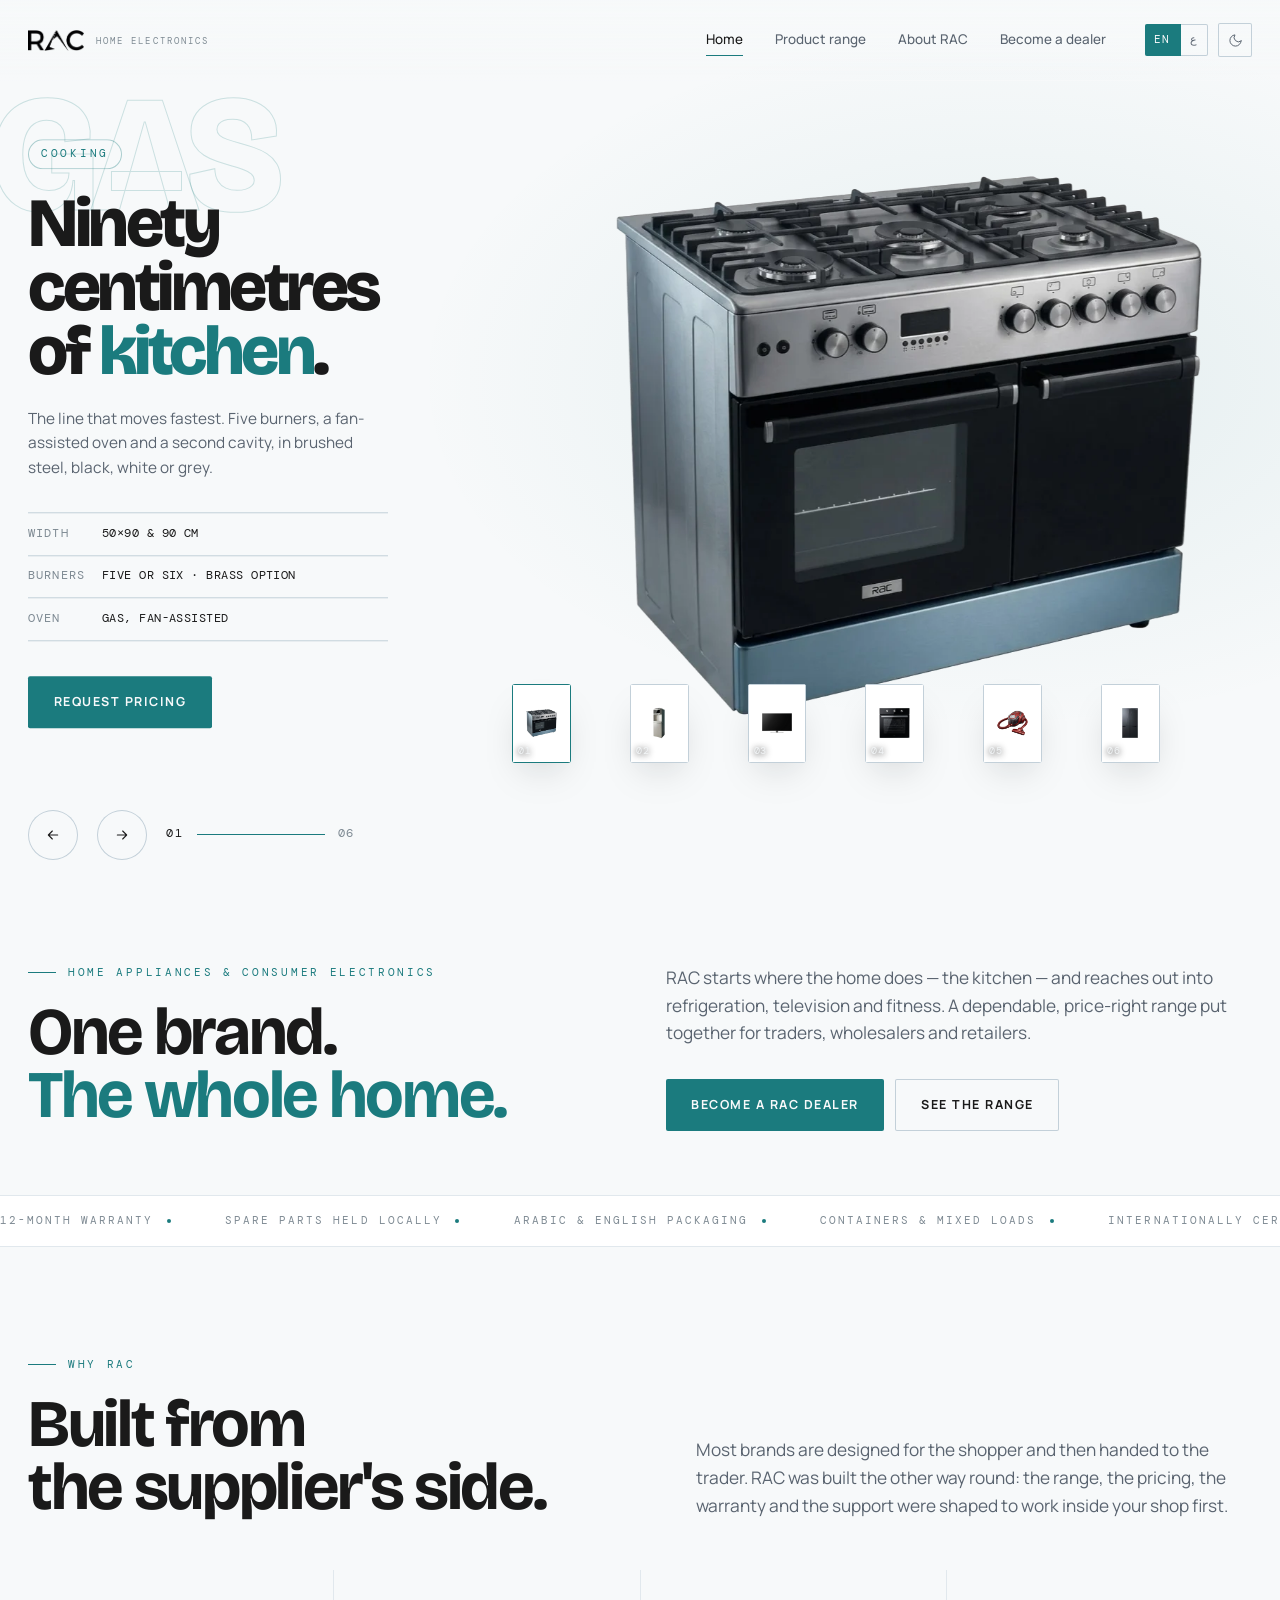
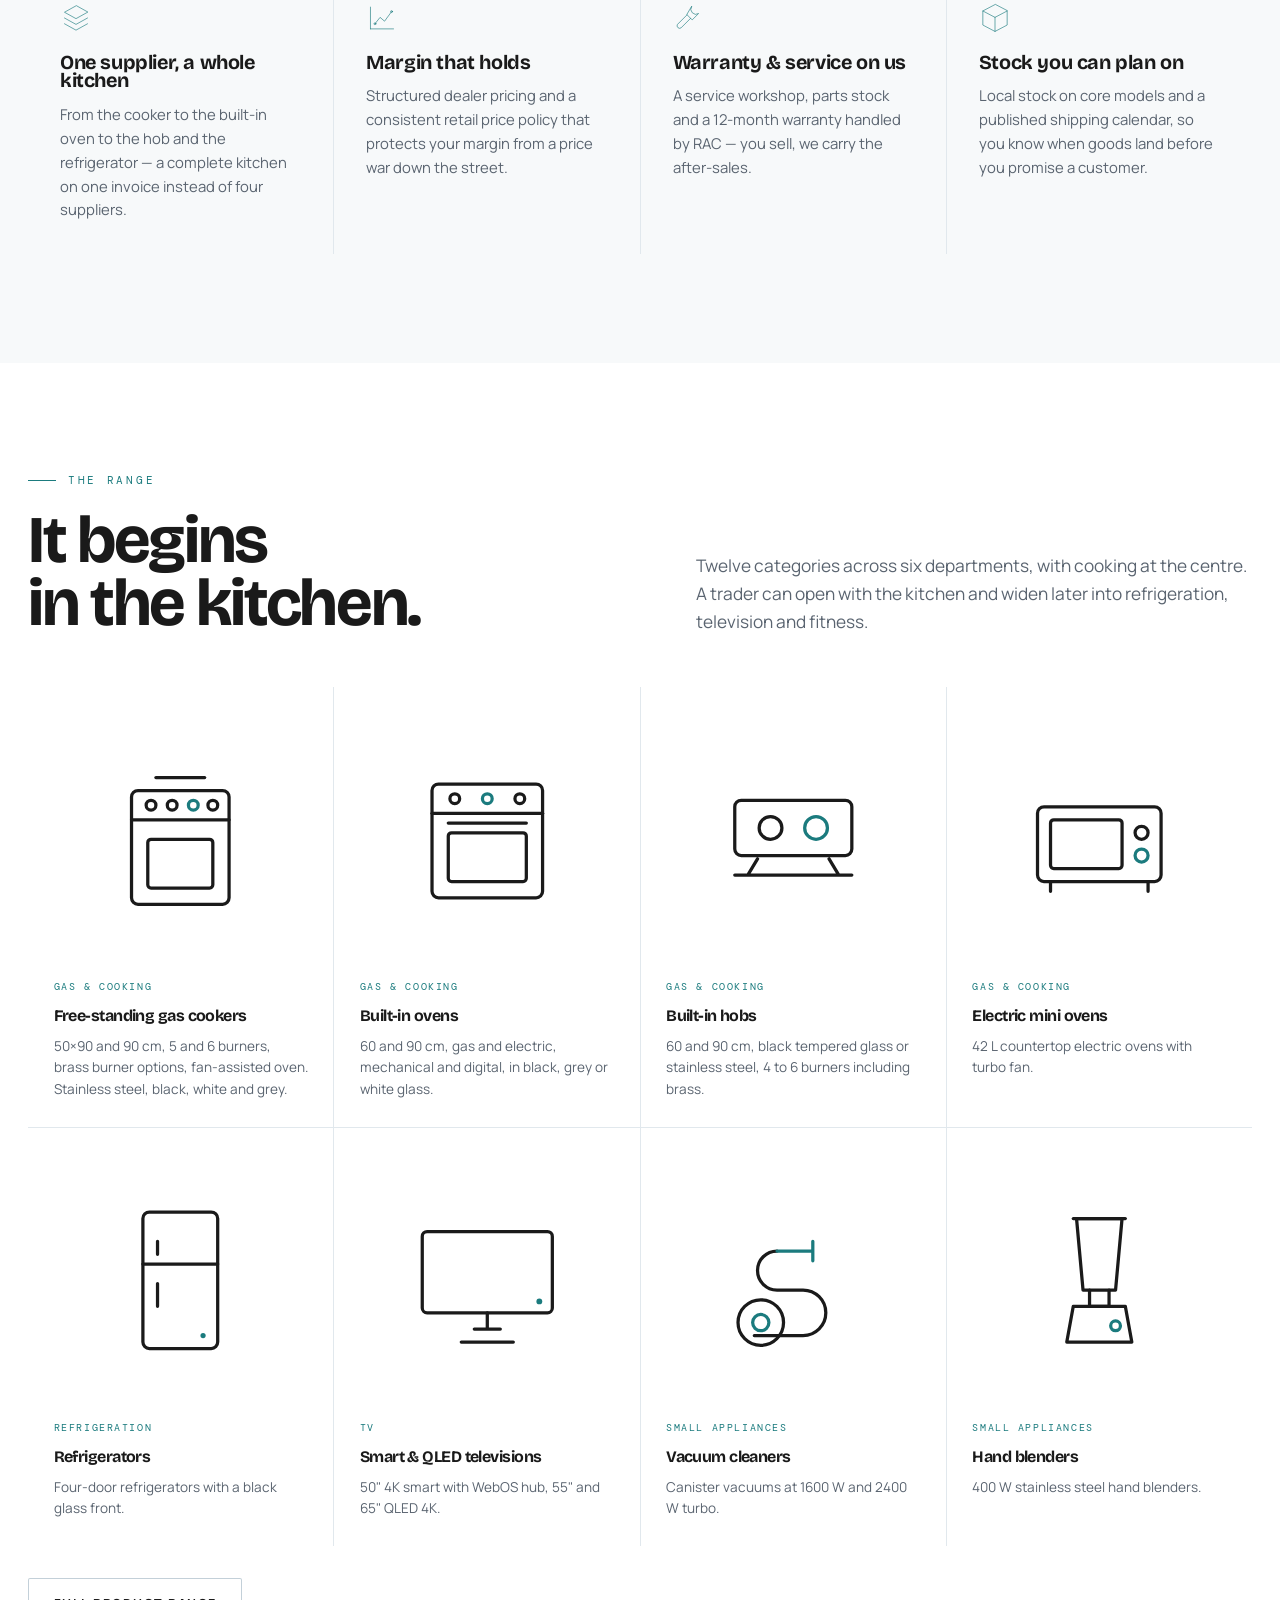
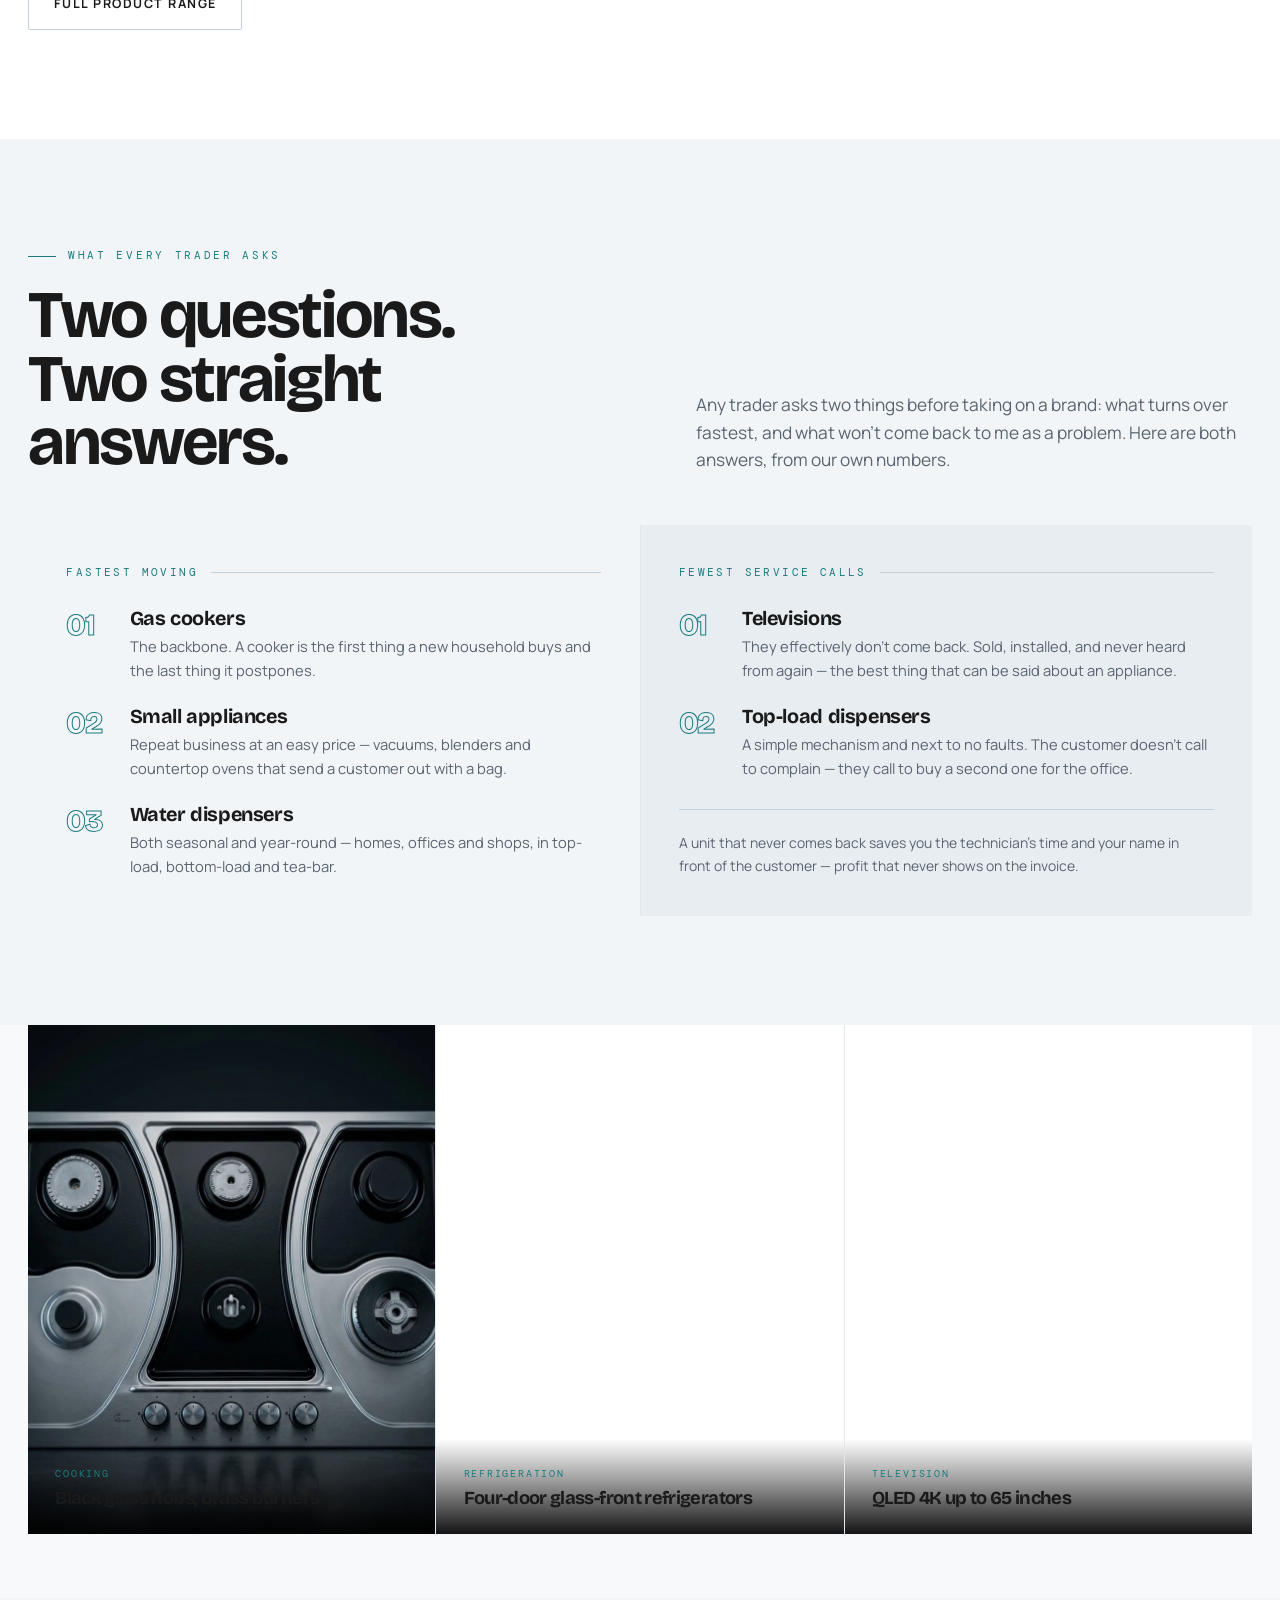
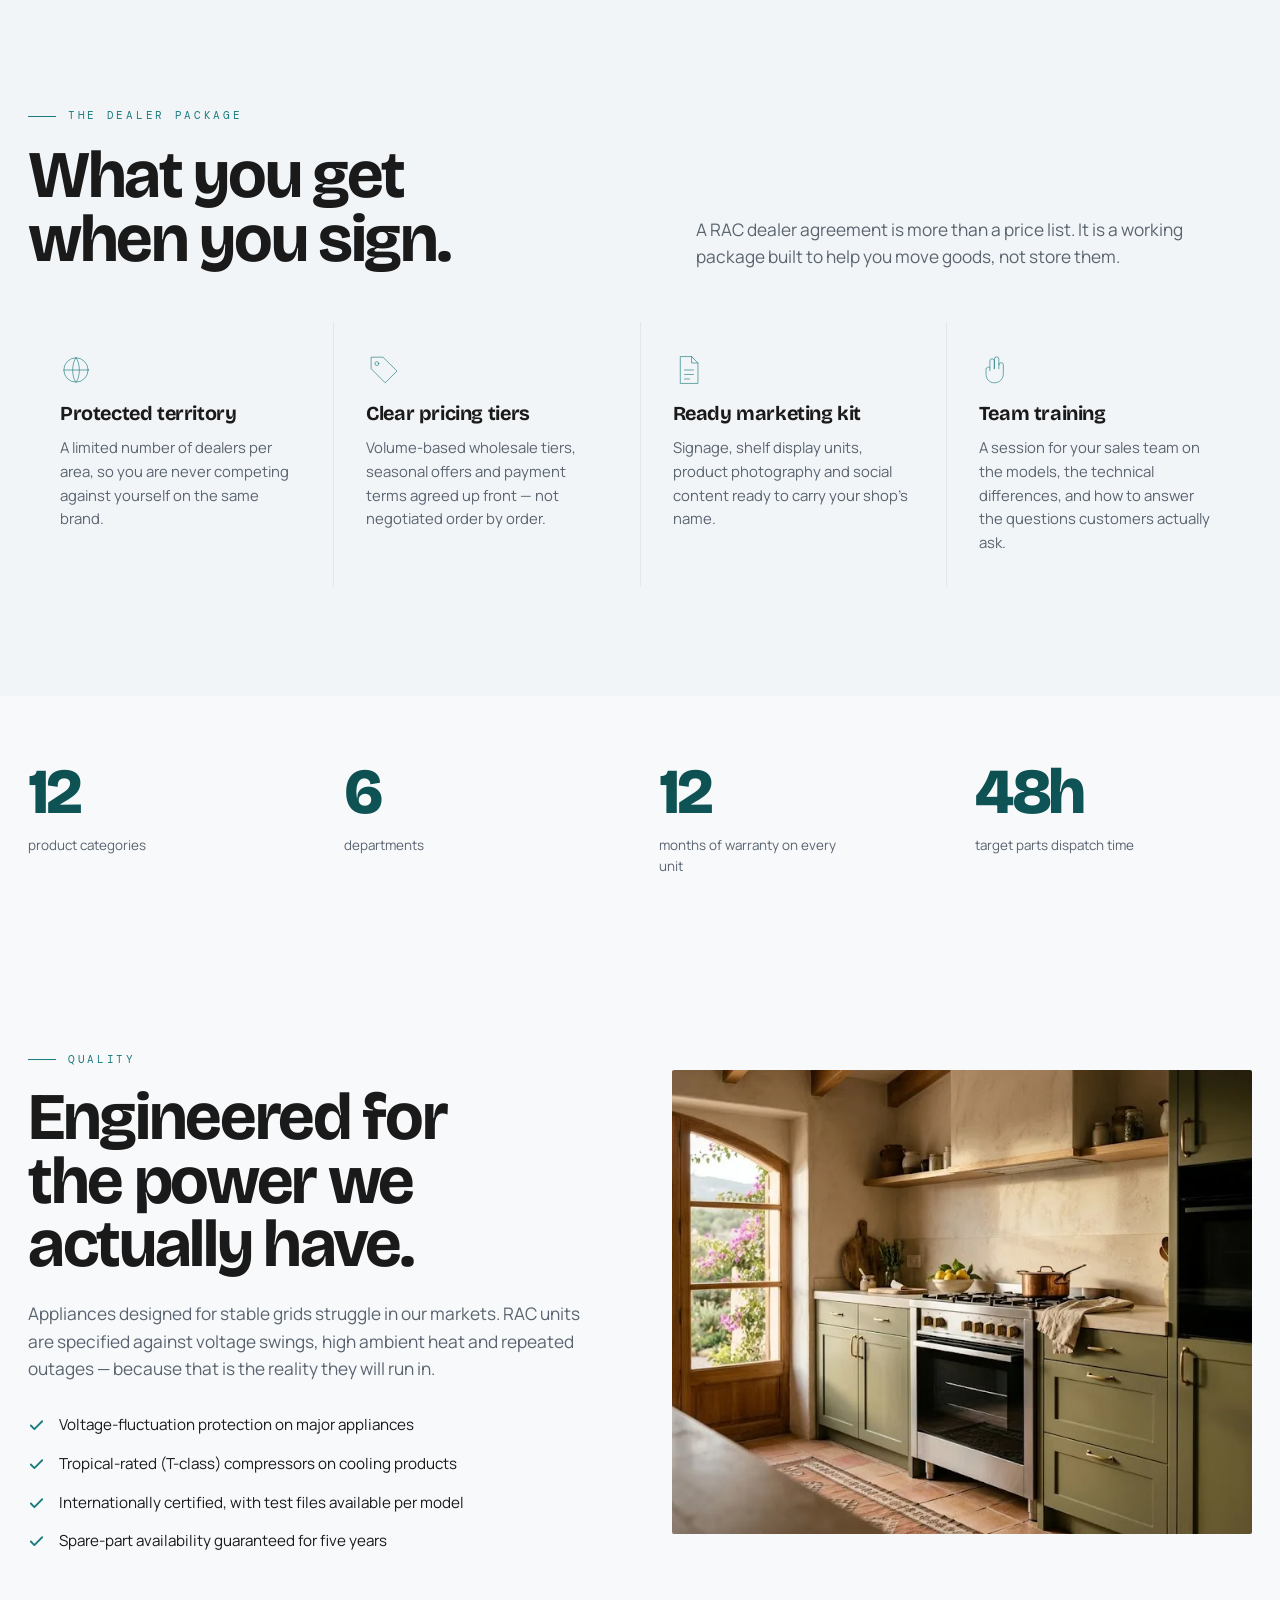
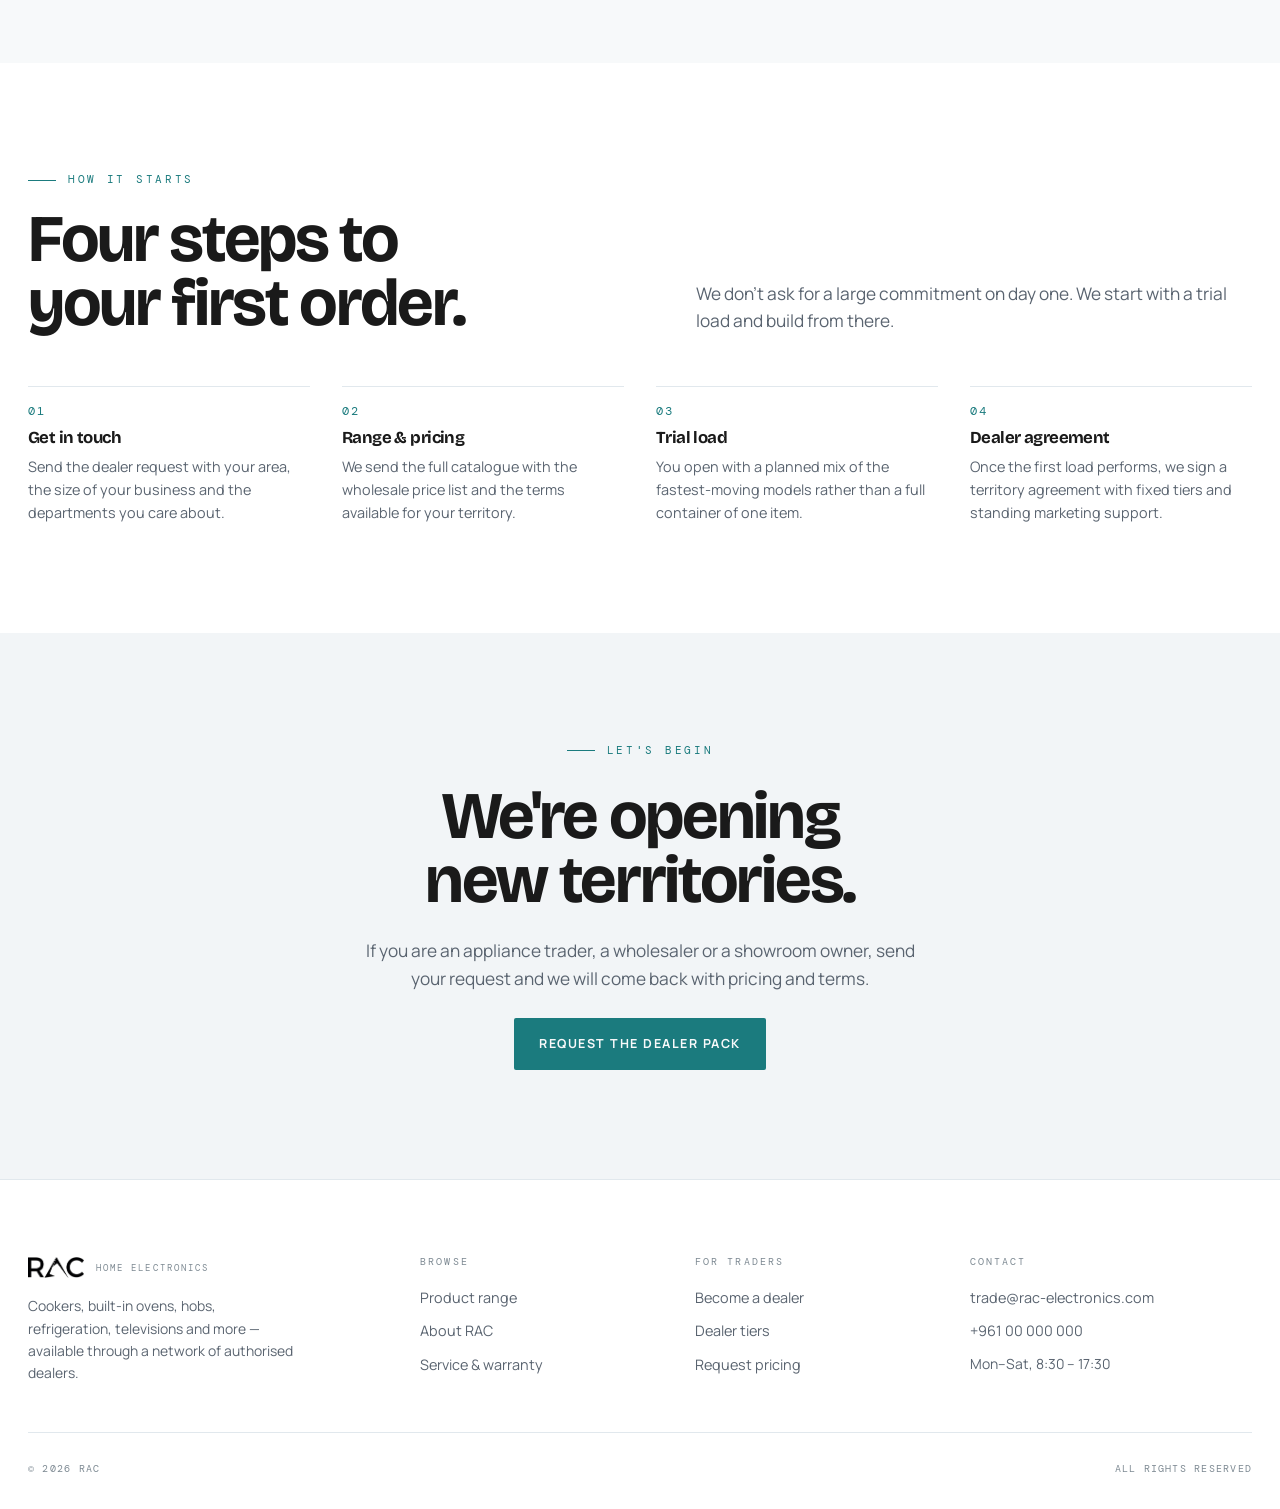
<file: index.html>
<!doctype html>
<html lang="en" dir="ltr" data-theme="light">
<head>
<meta charset="utf-8">
<meta name="viewport" content="width=device-width,initial-scale=1">
<title>RAC — Home Appliances & Electronics</title>
<meta name="description" content="RAC is a full-range home appliance and consumer electronics brand. Distribution and dealer partnerships for traders, wholesalers and retailers.">
<link rel="preconnect" href="https://fonts.googleapis.com">
<link rel="preconnect" href="https://fonts.gstatic.com" crossorigin>
<link href="https://fonts.googleapis.com/css2?family=Bricolage+Grotesque:opsz,wght@12..96,700;12..96,800&family=Manrope:wght@400;500;600;700&family=DM+Mono:wght@400;500&family=IBM+Plex+Sans+Arabic:wght@400;500;600;700&display=swap" rel="stylesheet">
<link rel="stylesheet" href="assets/rac.css">
</head>
<body>

<!-- ============ HEADER ============ -->
<header class="hdr">
  <div class="shell hdr__in">
    <a class="logo" href="index.html">
      <span class="logo__mark"><img src="assets/img/rac-logo-black.webp" alt="RAC"></span>
      <span class="logo__sub" data-ar="أجهزة منزلية">Home Electronics</span>
    </a>
    <nav class="nav">
      <a href="index.html" class="is-active" data-ar="الرئيسية">Home</a>
      <a href="range.html" data-ar="المنتجات">Product range</a>
      <a href="about.html" data-ar="عن RAC">About RAC</a>
      <a href="partners.html" data-ar="كن موزعاً">Become a dealer</a>
    </nav>
    <div class="hdr__act">
      <div class="lang" role="group" aria-label="Language">
        <b data-lang="en" class="on">EN</b><b data-lang="ar">ع</b>
      </div>
      <button class="tgl" data-theme-toggle aria-label="Switch theme"><svg class="i-moon" viewBox="0 0 24 24" fill="none" stroke="currentColor" stroke-width="1.6" stroke-linecap="round" stroke-linejoin="round"><path d="M21 12.8A9 9 0 1 1 11.2 3a7 7 0 0 0 9.8 9.8z"/></svg><svg class="i-sun" viewBox="0 0 24 24" fill="none" stroke="currentColor" stroke-width="1.6" stroke-linecap="round" stroke-linejoin="round"><circle cx="12" cy="12" r="4"/><path d="M12 2v2M12 20v2M2 12h2M20 12h2M4.9 4.9l1.4 1.4M17.7 17.7l1.4 1.4M19.1 4.9l-1.4 1.4M6.3 17.7l-1.4 1.4"/></svg></button>
      <button class="burger" aria-label="Menu"><span></span></button>
    </div>
  </div>
</header>

<!-- ============ HERO SLIDER (built by rac.js) ============ -->
<section class="hero" data-slider aria-label="RAC product range"></section>

<!-- ============ POSITION ============ -->
<section class="sec sec--tight">
  <div class="shell split" style="align-items:start;gap:clamp(1.6rem,4vw,4rem)">
    <div>
      <p class="kicker" data-ar="أجهزة منزلية وإلكترونيات استهلاكية">Home appliances &amp; consumer electronics</p>
      <h2 class="h1 rv" style="margin-top:1.2rem" data-ar="علامة واحدة.<br><em style='font-style:normal;color:var(--accent)'>المنزل بالكامل.</em>">One brand.<br><em style="font-style:normal;color:var(--accent)">The whole home.</em></h2>
    </div>
    <div>
      <p class="lede rv" data-ar="تبدأ RAC من قلب البيت — الطهي — وتمتد إلى التبريد والتلفزيونات واللياقة. تشكيلة بجودة وسعر منطقيين، مصمّمة للتجّار وتجّار الجملة ومحلات التجزئة.">
        RAC starts where the home does — the kitchen — and reaches out into refrigeration, television and fitness. A dependable, price-right range put together for traders, wholesalers and retailers.
      </p>
      <div class="hero__cta rv" style="display:flex;flex-wrap:wrap;gap:.7rem;margin-top:2rem">
        <a class="btn" href="partners.html"><span data-ar="كن موزعاً لـ RAC">Become a RAC dealer</span></a>
        <a class="btn btn--ghost" href="range.html"><span data-ar="استعرض التشكيلة">See the range</span></a>
      </div>
    </div>
  </div>
</section>

<!-- ============ TICKER ============ -->
<div class="ticker" aria-hidden="true">
  <div class="ticker__row">
    <span data-ar="ضمان 12 شهراً">12-month warranty</span>
    <span data-ar="قطع غيار متوفرة محلياً">Spare parts held locally</span>
    <span data-ar="تعبئة عربي / إنكليزي">Arabic &amp; English packaging</span>
    <span data-ar="حاويات وخلطات مشتركة">Containers &amp; mixed loads</span>
    <span data-ar="مطابق للمعايير الدولية">Internationally certified</span>
    <span data-ar="دعم ما بعد البيع">After-sales support</span>
    <span data-ar="ضمان 12 شهراً">12-month warranty</span>
    <span data-ar="قطع غيار متوفرة محلياً">Spare parts held locally</span>
    <span data-ar="تعبئة عربي / إنكليزي">Arabic &amp; English packaging</span>
    <span data-ar="حاويات وخلطات مشتركة">Containers &amp; mixed loads</span>
    <span data-ar="مطابق للمعايير الدولية">Internationally certified</span>
    <span data-ar="دعم ما بعد البيع">After-sales support</span>
  </div>
</div>

<!-- ============ WHY RAC ============ -->
<section class="sec">
  <div class="shell">
    <div class="sec__head">
      <div>
        <p class="kicker" data-ar="لماذا RAC">Why RAC</p>
        <h2 class="h1 rv" data-ar="علامة بُنيت من جهة المورّد.">Built from<br>the supplier's side.</h2>
      </div>
      <p class="lede rv" data-ar="معظم العلامات تُصمَّم للمستهلك ثم تُعرض على التاجر. RAC بُنيت بالاتجاه المعاكس: تشكيلة وتسعير وضمان ودعم صُمّمت أولاً لتعمل داخل محلّك.">
        Most brands are designed for the shopper and then handed to the trader. RAC was built the other way round: the range, the pricing, the warranty and the support were shaped to work inside your shop first.
      </p>
    </div>

    <div class="grid-4">
      <article class="cell rv">
        <div class="cell__i" data-art="layers"></div>
        <h3 class="h3" data-ar="مطبخ كامل من مورّد واحد">One supplier, a whole kitchen</h3>
        <p data-ar="من الطباخة إلى الفرن المدمج إلى المسطح والثلاجة — تجهّز مطبخاً كاملاً بفاتورة واحدة بدل أربعة موردين.">From the cooker to the built-in oven to the hob and the refrigerator — a complete kitchen on one invoice instead of four suppliers.</p>
      </article>
      <article class="cell rv">
        <div class="cell__i" data-art="chart"></div>
        <h3 class="h3" data-ar="هوامش تصمد">Margin that holds</h3>
        <p data-ar="تسعير موزّع بشكل مدروس وسياسة سعر بيع موحّدة تحمي هامشك من الحرب السعرية بين المحلات.">Structured dealer pricing and a consistent retail price policy that protects your margin from a price war down the street.</p>
      </article>
      <article class="cell rv">
        <div class="cell__i" data-art="tools"></div>
        <h3 class="h3" data-ar="الضمان والصيانة علينا">Warranty &amp; service on us</h3>
        <p data-ar="مركز خدمة وقطع غيار وضمان 12 شهراً تديره RAC — أنت تبيع، ونحن نتابع ما بعد البيع.">A service workshop, parts stock and a 12-month warranty handled by RAC — you sell, we carry the after-sales.</p>
      </article>
      <article class="cell rv">
        <div class="cell__i" data-art="box"></div>
        <h3 class="h3" data-ar="مخزون يمكنك التخطيط عليه">Stock you can plan on</h3>
        <p data-ar="مخزون محلي للموديلات الأساسية وجدول شحن معلن، لتعرف متى تصل بضاعتك قبل أن تعد زبونك.">Local stock on core models and a published shipping calendar, so you know when goods land before you promise a customer.</p>
      </article>
    </div>
  </div>
</section>

<!-- ============ RANGE PREVIEW ============ -->
<section class="sec sec--panel">
  <div class="shell">
    <div class="sec__head">
      <div>
        <p class="kicker" data-ar="التشكيلة">The range</p>
        <h2 class="h1 rv" data-ar="تبدأ من المطبخ.">It begins<br>in the kitchen.</h2>
      </div>
      <p class="lede rv" data-ar="اثنتا عشرة فئة عبر ستة أقسام، قلبها الطهي. يمكن للتاجر أن يبدأ بالمطبخ ويوسّع لاحقاً إلى التبريد والتلفزيونات واللياقة.">
        Twelve categories across six departments, with cooking at the centre. A trader can open with the kitchen and widen later into refrigeration, television and fitness.
      </p>
    </div>
    <div class="cat-grid" data-range="8"></div>
    <p style="margin-top:2rem">
      <a class="btn btn--ghost" href="range.html"><span data-ar="التشكيلة الكاملة">Full product range</span></a>
    </p>
  </div>
</section>

<!-- ============ THE TWO QUESTIONS ============ -->
<section class="sec sec--panel2">
  <div class="shell">
    <div class="sec__head">
      <div>
        <p class="kicker" data-ar="ما يسأل عنه كل تاجر">What every trader asks</p>
        <h2 class="h1 rv" data-ar="سؤالان.<br>وجوابان صريحان.">Two questions.<br>Two straight answers.</h2>
      </div>
      <p class="lede rv" data-ar="أي تاجر يسأل سؤالين قبل أن يأخذ علامة: ما الذي يدور بسرعة؟ وما الذي لن يعود إليّ بمشكلة؟ هذه إجاباتنا، من واقع أرقامنا.">
        Any trader asks two things before taking on a brand: what turns over fastest, and what won't come back to me as a problem. Here are both answers, from our own numbers.
      </p>
    </div>

    <div class="two">
      <article class="two__col rv">
        <p class="two__label" data-ar="الأسرع دوراناً">Fastest moving</p>
        <ol class="rank">
          <li>
            <b>01</b>
            <div>
              <h3 class="h3" data-ar="الغاز">Gas cookers</h3>
              <p data-ar="العمود الفقري للمبيعات. الطباخة هي أول ما يشتريه البيت الجديد وآخر ما يؤجَّل.">The backbone. A cooker is the first thing a new household buys and the last thing it postpones.</p>
            </div>
          </li>
          <li>
            <b>02</b>
            <div>
              <h3 class="h3" data-ar="الأجهزة الصغيرة">Small appliances</h3>
              <p data-ar="مبيعات متكررة بسعر سهل — مكانس وخلاطات وأفران صغيرة تُخرج الزبون من الباب ومعه كيس.">Repeat business at an easy price — vacuums, blenders and countertop ovens that send a customer out with a bag.</p>
            </div>
          </li>
          <li>
            <b>03</b>
            <div>
              <h3 class="h3" data-ar="برادات المياه">Water dispensers</h3>
              <p data-ar="بيع موسمي وسنوي في آن — للبيت والمكتب والمحل، بتعبئة علوية وسفلية ونسخة تي بار.">Both seasonal and year-round — homes, offices and shops, in top-load, bottom-load and tea-bar.</p>
            </div>
          </li>
        </ol>
      </article>

      <article class="two__col two__col--best rv">
        <p class="two__label" data-ar="الأقل صيانة">Fewest service calls</p>
        <ol class="rank">
          <li>
            <b>01</b>
            <div>
              <h3 class="h3" data-ar="التلفزيونات">Televisions</h3>
              <p data-ar="عملياً لا تعود. تُباع، تُركَّب، ولا نسمع عنها مرة أخرى — وهذا أفضل ما يُقال عن جهاز.">They effectively don't come back. Sold, installed, and never heard from again — the best thing that can be said about an appliance.</p>
            </div>
          </li>
          <li>
            <b>02</b>
            <div>
              <h3 class="h3" data-ar="البرادات ذات التعبئة العلوية">Top-load dispensers</h3>
              <p data-ar="آلية بسيطة وأعطال شبه معدومة. الزبون لا يتصل ليشتكي، بل ليشتري واحداً ثانياً للمكتب.">A simple mechanism and next to no faults. The customer doesn't call to complain — they call to buy a second one for the office.</p>
            </div>
          </li>
        </ol>
        <p class="small two__note" data-ar="جهاز لا يعود للصيانة يوفّر عليك وقت الفني وسمعتك أمام الزبون — وهذا ربح لا يظهر في الفاتورة.">
          A unit that never comes back saves you the technician's time and your name in front of the customer — profit that never shows on the invoice.
        </p>
      </article>
    </div>
  </div>
</section>

<!-- ============ SHOWCASE ============ -->
<section class="sec sec--tight" style="padding-top:0">
  <div class="shell showcase">
    <figure class="shot rv" style="margin:0">
      <img src="assets/img/p-hob-steel.webp" alt="Black glass built-in gas hob with brass burners" loading="lazy" decoding="async">
      <figcaption class="shot__cap">
        <span data-ar="الطهي">Cooking</span>
        <h3 data-ar="مسطحات زجاج أسود برؤوس نحاس">Black glass hobs, brass burners</h3>
      </figcaption>
    </figure>
    <figure class="shot rv" style="margin:0">
      <img src="assets/img/p-fridge-4door.webp" alt="Four-door glass-front refrigerator" loading="lazy" decoding="async">
      <figcaption class="shot__cap">
        <span data-ar="التبريد">Refrigeration</span>
        <h3 data-ar="ثلاجات أربعة أبواب بواجهة زجاج">Four-door glass-front refrigerators</h3>
      </figcaption>
    </figure>
    <figure class="shot rv" style="margin:0">
      <img src="assets/img/p-tv-qled.webp" alt="65 inch QLED 4K television" loading="lazy" decoding="async">
      <figcaption class="shot__cap">
        <span data-ar="التلفزيونات">Television</span>
        <h3 data-ar="شاشات QLED 4K حتى 65 إنش">QLED 4K up to 65 inches</h3>
      </figcaption>
    </figure>
  </div>
</section>

<!-- ============ DEALER PACKAGE ============ -->
<section class="sec sec--panel2">
  <div class="shell">
    <div class="sec__head">
      <div>
        <p class="kicker" data-ar="باقة الموزّع">The dealer package</p>
        <h2 class="h1 rv" data-ar="ما تحصل عليه عند التوقيع.">What you get<br>when you sign.</h2>
      </div>
      <p class="lede rv" data-ar="اتفاقية توزيع RAC ليست مجرد قائمة أسعار. هي حزمة عمل متكاملة تساعدك على تحريك البضاعة لا على تخزينها.">
        A RAC dealer agreement is more than a price list. It is a working package built to help you move goods, not store them.
      </p>
    </div>
    <div class="grid-4">
      <article class="cell rv">
        <div class="cell__i" data-art="globe"></div>
        <h3 class="h3" data-ar="حماية المنطقة">Protected territory</h3>
        <p data-ar="عدد محدود من الموزّعين في كل منطقة، حتى لا تنافس نفسك على نفس العلامة.">A limited number of dealers per area, so you are never competing against yourself on the same brand.</p>
      </article>
      <article class="cell rv">
        <div class="cell__i" data-art="tag"></div>
        <h3 class="h3" data-ar="شرائح أسعار واضحة">Clear pricing tiers</h3>
        <p data-ar="أسعار جملة حسب الحجم، مع عروض موسمية وشروط دفع تُتفق عليها مسبقاً.">Volume-based wholesale tiers, seasonal offers and payment terms agreed up front — not negotiated order by order.</p>
      </article>
      <article class="cell rv">
        <div class="cell__i" data-art="doc"></div>
        <h3 class="h3" data-ar="مواد تسويقية جاهزة">Ready marketing kit</h3>
        <p data-ar="لافتات ورفوف عرض وصور منتجات ومحتوى سوشيال ميديا جاهز باسم محلّك.">Signage, shelf display units, product photography and social content ready to carry your shop's name.</p>
      </article>
      <article class="cell rv">
        <div class="cell__i" data-art="hand"></div>
        <h3 class="h3" data-ar="تدريب الفريق">Team training</h3>
        <p data-ar="جلسة تدريب لفريق البيع على الموديلات والفروقات التقنية وكيفية الرد على أسئلة الزبون.">A session for your sales team on the models, the technical differences, and how to answer the questions customers actually ask.</p>
      </article>
    </div>
  </div>
</section>

<!-- ============ NUMBERS ============
     NOTE: placeholder figures — replace with real ones before publishing. -->
<section class="sec sec--tight">
  <div class="shell nums">
    <div class="num rv"><b>12</b><span data-ar="فئة منتجات">product categories</span></div>
    <div class="num rv"><b>6</b><span data-ar="أقسام">departments</span></div>
    <div class="num rv"><b>12</b><span data-ar="شهراً ضمان على كل جهاز">months of warranty on every unit</span></div>
    <div class="num rv"><b>48h</b><span data-ar="مهلة إرسال قطع الغيار">target parts dispatch time</span></div>
  </div>
</section>

<!-- ============ QUALITY ============ -->
<section class="sec">
  <div class="shell split">
    <div>
      <p class="kicker" data-ar="الجودة">Quality</p>
      <h2 class="h1 rv" style="margin-top:1.1rem" data-ar="مصمّمة للكهرباء التي عندنا فعلاً.">Engineered for<br>the power we<br>actually have.</h2>
      <p class="lede rv" style="margin-top:1.5rem" data-ar="الأجهزة التي تُصمَّم لشبكات كهرباء مستقرة تتعب في أسواقنا. أجهزة RAC تُختبر على تذبذب الجهد والحرارة العالية والانقطاع المتكرر — لأن هذا هو الواقع الذي ستعمل فيه.">
        Appliances designed for stable grids struggle in our markets. RAC units are specified against voltage swings, high ambient heat and repeated outages — because that is the reality they will run in.
      </p>
      <ul class="checks rv">
        <li data-ar="حماية من تذبذب الجهد على الأجهزة الكبيرة">Voltage-fluctuation protection on major appliances</li>
        <li data-ar="ضواغط مصنّفة للمناخ الحار (T-rated)">Tropical-rated (T-class) compressors on cooling products</li>
        <li data-ar="مطابقة للمعايير الدولية مع ملفات فحص لكل موديل">Internationally certified, with test files available per model</li>
        <li data-ar="قطع غيار مضمونة التوفر لخمس سنوات">Spare-part availability guaranteed for five years</li>
      </ul>
    </div>
    <div class="split__art split__art--photo rv"><img src="assets/img/kitchen-lifestyle.webp" alt="RAC gas cooker and built-in oven installed in a kitchen" loading="lazy" decoding="async"></div>
  </div>
</section>

<!-- ============ STEPS ============ -->
<section class="sec sec--panel">
  <div class="shell">
    <div class="sec__head">
      <div>
        <p class="kicker" data-ar="كيف نبدأ">How it starts</p>
        <h2 class="h1 rv" data-ar="أربع خطوات حتى أول شحنة.">Four steps to<br>your first order.</h2>
      </div>
      <p class="lede rv" data-ar="لا نطلب التزاماً كبيراً في البداية. نبدأ بشحنة اختبار ونبني من هناك.">
        We don't ask for a large commitment on day one. We start with a trial load and build from there.
      </p>
    </div>
    <div class="steps">
      <div class="step rv">
        <h3 data-ar="تواصل">Get in touch</h3>
        <p data-ar="تعبّي طلب التوزيع وتخبرنا عن منطقتك وحجم محلّك والأقسام التي تهمّك.">Send the dealer request with your area, the size of your business and the departments you care about.</p>
      </div>
      <div class="step rv">
        <h3 data-ar="عرض وأسعار">Range &amp; pricing</h3>
        <p data-ar="نرسل الكتالوج الكامل مع قائمة أسعار الجملة والشروط الخاصة بمنطقتك.">We send the full catalogue with the wholesale price list and the terms available for your territory.</p>
      </div>
      <div class="step rv">
        <h3 data-ar="شحنة تجريبية">Trial load</h3>
        <p data-ar="تبدأ بخلطة مدروسة من الموديلات الأسرع دوراناً بدل حاوية كاملة من صنف واحد.">You open with a planned mix of the fastest-moving models rather than a full container of one item.</p>
      </div>
      <div class="step rv">
        <h3 data-ar="اتفاقية توزيع">Dealer agreement</h3>
        <p data-ar="عند نجاح الشحنة الأولى نوقّع اتفاقية منطقة مع شرائح أسعار ودعم تسويقي ثابت.">Once the first load performs, we sign a territory agreement with fixed tiers and standing marketing support.</p>
      </div>
    </div>
  </div>
</section>

<!-- ============ CTA ============ -->
<section class="sec sec--panel2">
  <div class="shell" style="text-align:center;display:grid;justify-items:center;gap:1.6rem">
    <p class="kicker" data-ar="لنبدأ">Let's begin</p>
    <h2 class="h1 rv" data-ar="نبحث عن موزّعين في مناطق جديدة.">We're opening<br>new territories.</h2>
    <p class="lede rv" style="max-width:52ch" data-ar="إذا كنت تاجر أجهزة أو موزّع جملة أو صاحب معرض، أرسل طلبك وسنعود إليك بقائمة الأسعار والشروط.">
      If you are an appliance trader, a wholesaler or a showroom owner, send your request and we will come back with pricing and terms.
    </p>
    <a class="btn rv" href="partners.html"><span data-ar="اطلب ملف التوزيع">Request the dealer pack</span></a>
  </div>
</section>

<!-- ============ FOOTER ============ -->
<footer class="ftr">
  <div class="shell">
    <div class="ftr__top">
      <div>
        <a class="logo" href="index.html">
          <span class="logo__mark"><img src="assets/img/rac-logo-black.webp" alt="RAC"></span>
          <span class="logo__sub" data-ar="أجهزة منزلية">Home Electronics</span>
        </a>
        <p class="small" style="margin-top:1.1rem;max-width:34ch" data-ar="طباخات وأفران مدمجة ومسطحات وثلاجات وتلفزيونات وغيرها — متوفرة عبر شبكة موزّعين معتمدين.">
          Cookers, built-in ovens, hobs, refrigeration, televisions and more — available through a network of authorised dealers.
        </p>
      </div>
      <div>
        <h4 data-ar="التصفح">Browse</h4>
        <ul>
          <li><a href="range.html" data-ar="تشكيلة المنتجات">Product range</a></li>
          <li><a href="about.html" data-ar="عن RAC">About RAC</a></li>
          <li><a href="about.html#service" data-ar="الخدمة والضمان">Service &amp; warranty</a></li>
        </ul>
      </div>
      <div>
        <h4 data-ar="للتجّار">For traders</h4>
        <ul>
          <li><a href="partners.html" data-ar="كن موزعاً">Become a dealer</a></li>
          <li><a href="partners.html#tiers" data-ar="شرائح التوزيع">Dealer tiers</a></li>
          <li><a href="partners.html#form" data-ar="طلب قائمة الأسعار">Request pricing</a></li>
        </ul>
      </div>
      <div>
        <h4 data-ar="تواصل">Contact</h4>
        <ul>
          <li><a href="mailto:trade@rac-electronics.com">trade@rac-electronics.com</a></li>
          <li><a href="tel:+96100000000">+961 00 000 000</a></li>
          <li class="small" data-ar="من الاثنين إلى السبت، 8:30 – 17:30">Mon–Sat, 8:30 – 17:30</li>
        </ul>
      </div>
    </div>
    <div class="ftr__bot">
      <span>&copy; <span data-year></span> RAC</span>
      <span data-ar="جميع الحقوق محفوظة">All rights reserved</span>
    </div>
  </div>
</footer>

<script src="assets/rac.js"></script>
</body>
</html>
</file>
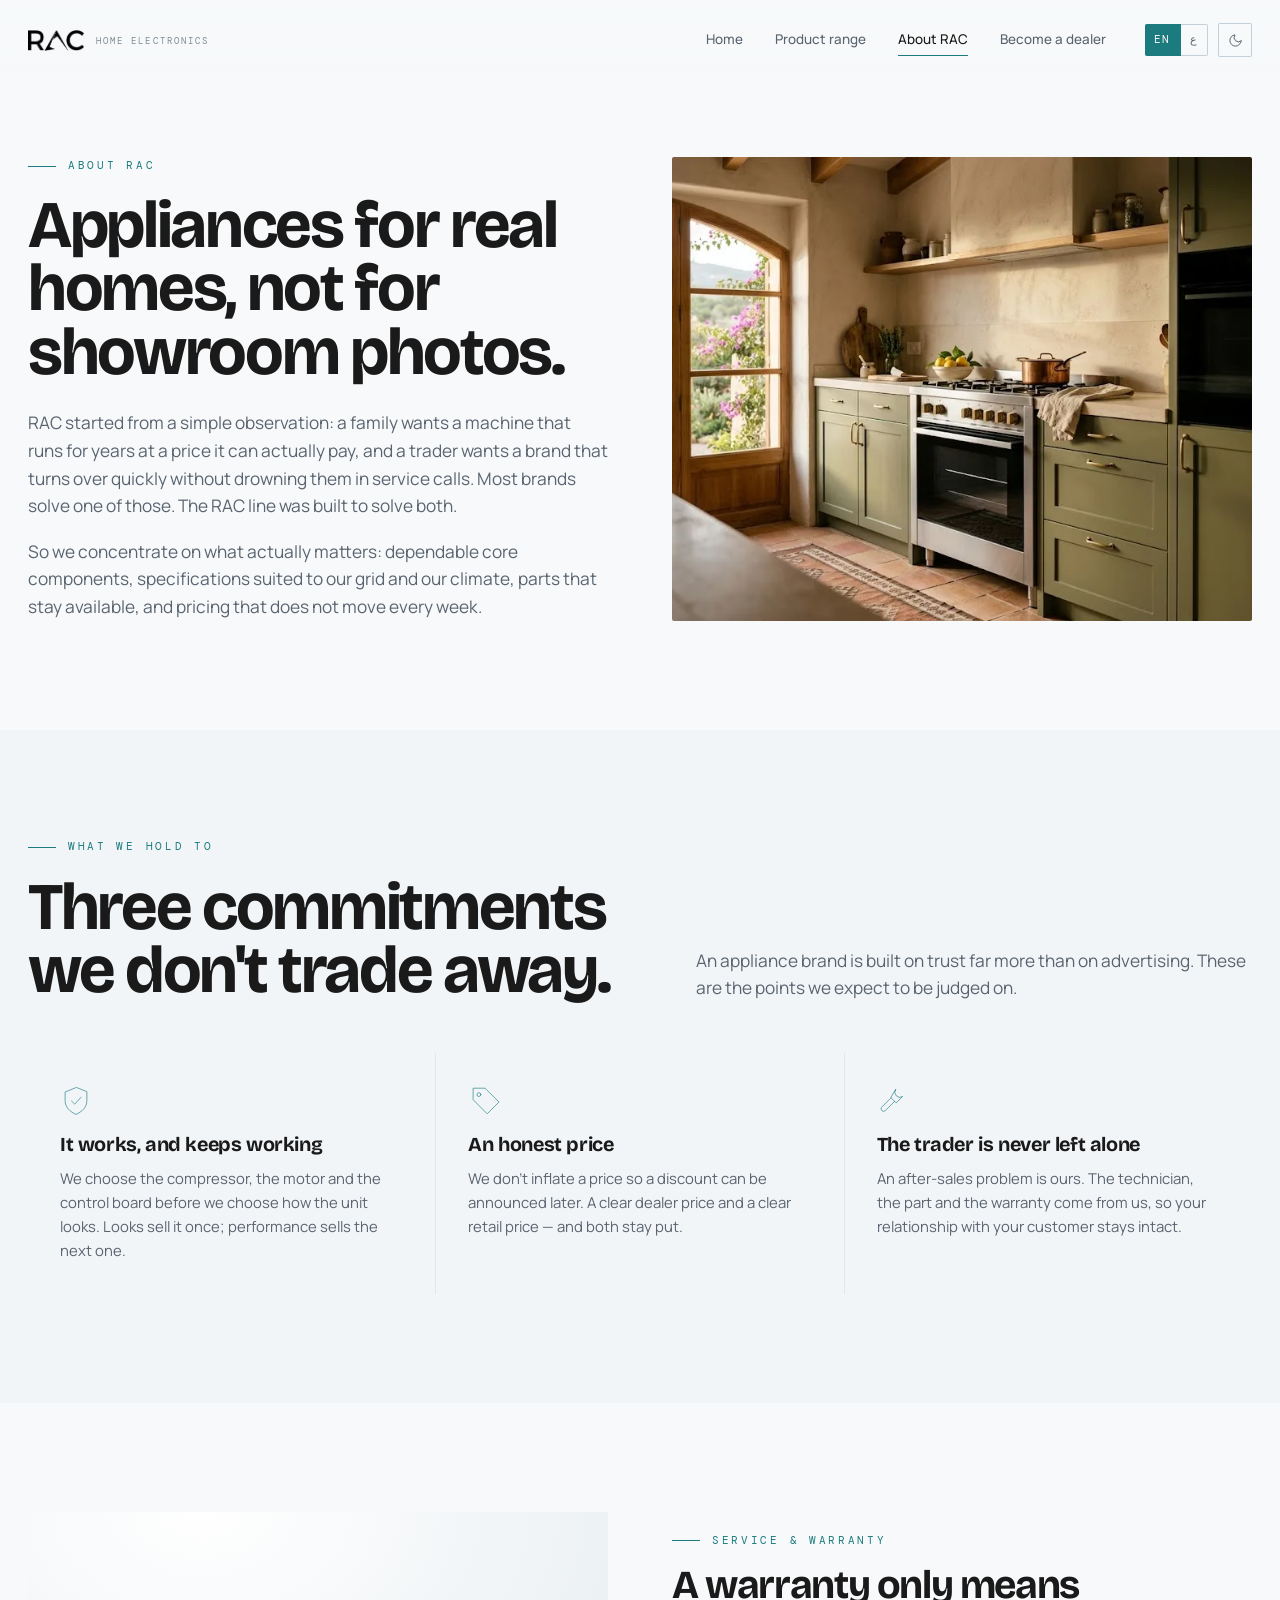
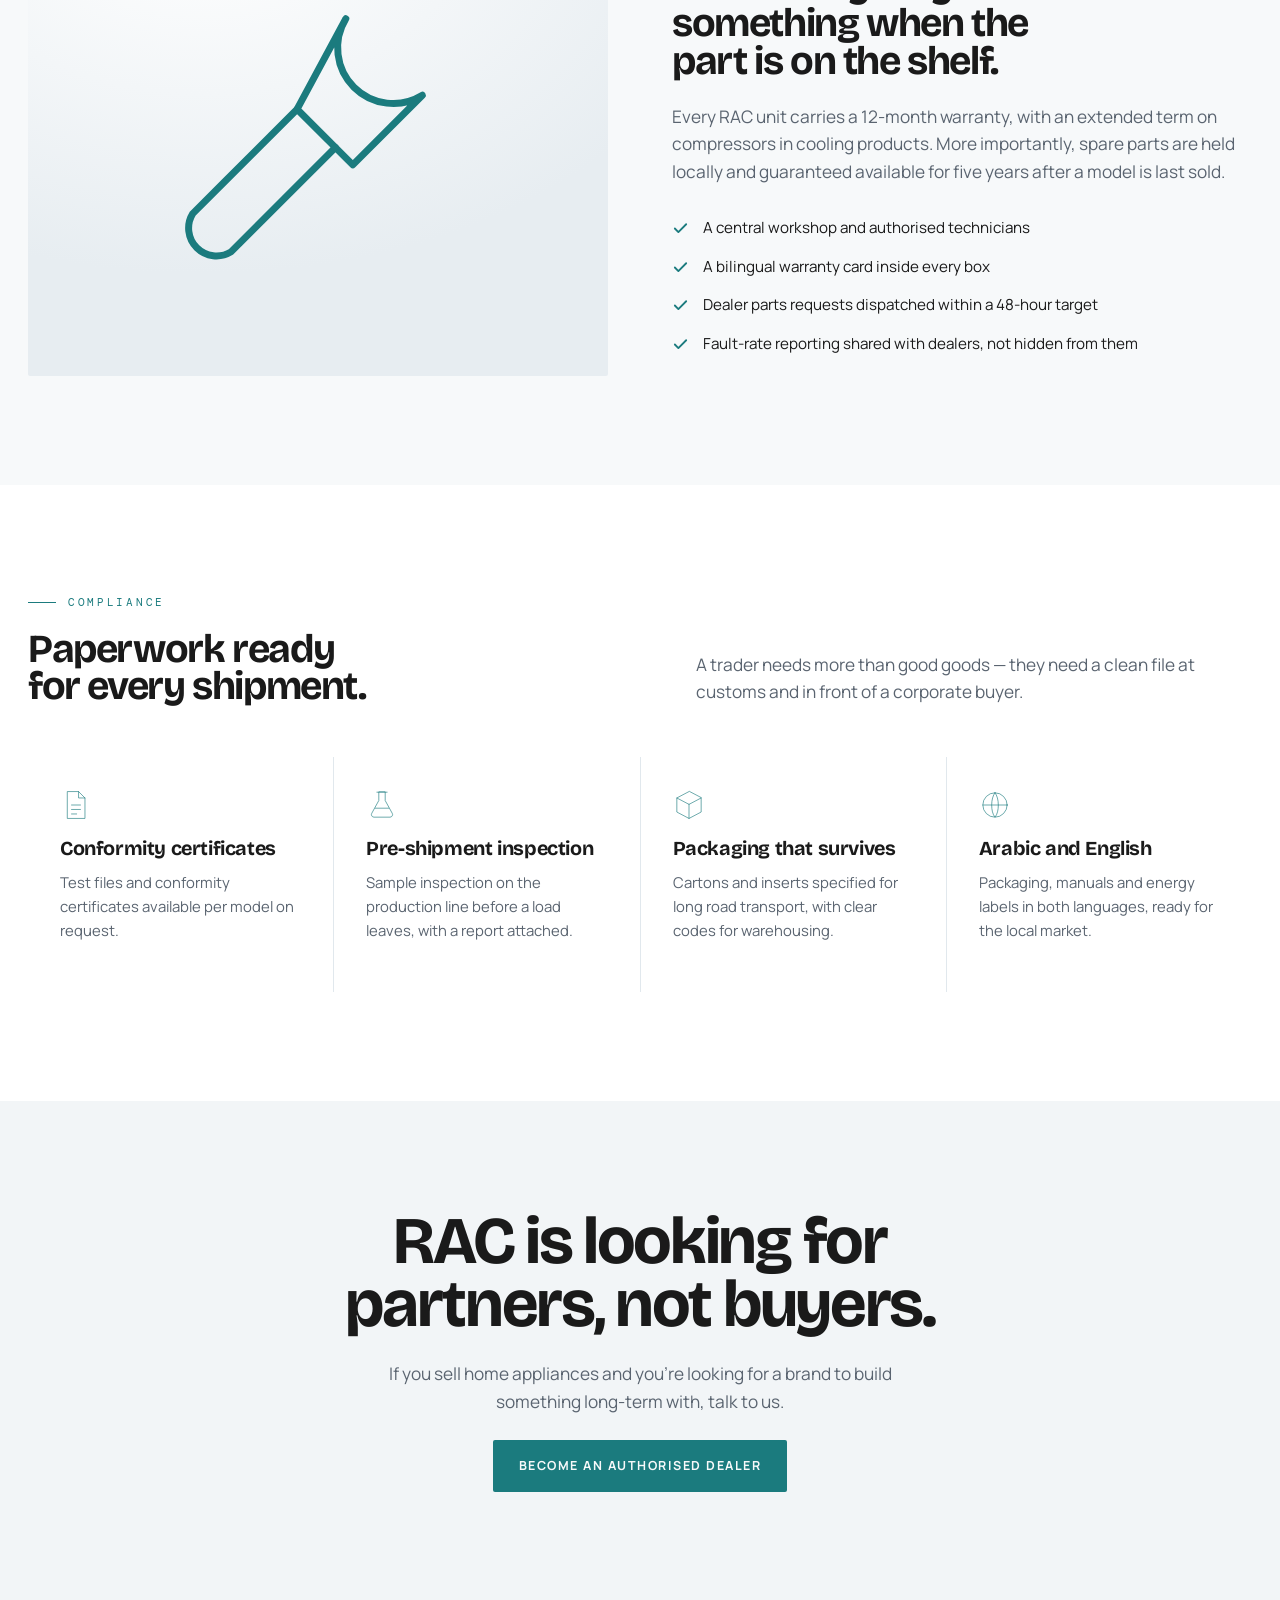
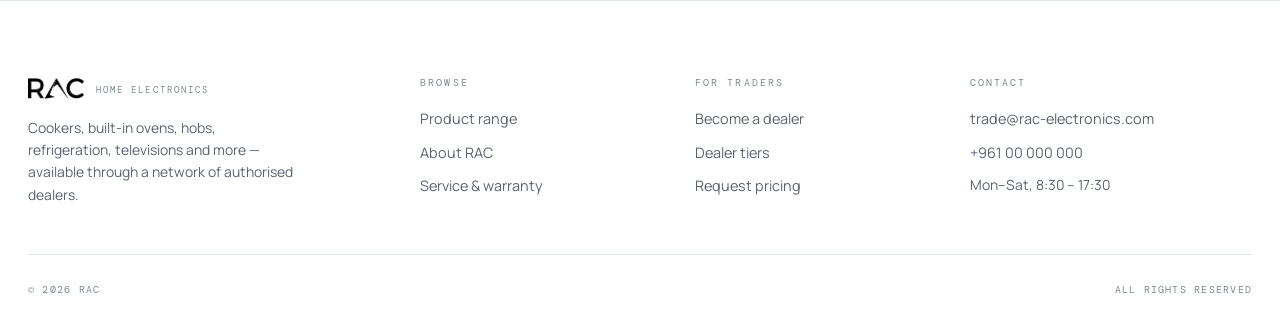
<file: about.html>
<!doctype html>
<html lang="en" dir="ltr" data-theme="light">
<head>
<meta charset="utf-8">
<meta name="viewport" content="width=device-width,initial-scale=1">
<title>About RAC — The Brand</title>
<meta name="description" content="RAC is a home appliance and consumer electronics brand built for real households and the traders who serve them.">
<link rel="preconnect" href="https://fonts.googleapis.com">
<link rel="preconnect" href="https://fonts.gstatic.com" crossorigin>
<link href="https://fonts.googleapis.com/css2?family=Bricolage+Grotesque:opsz,wght@12..96,700;12..96,800&family=Manrope:wght@400;500;600;700&family=DM+Mono:wght@400;500&family=IBM+Plex+Sans+Arabic:wght@400;500;600;700&display=swap" rel="stylesheet">
<link rel="stylesheet" href="assets/rac.css">
</head>
<body>

<header class="hdr">
  <div class="shell hdr__in">
    <a class="logo" href="index.html">
      <span class="logo__mark"><img src="assets/img/rac-logo-black.webp" alt="RAC"></span>
      <span class="logo__sub" data-ar="أجهزة منزلية">Home Electronics</span>
    </a>
    <nav class="nav">
      <a href="index.html" data-ar="الرئيسية">Home</a>
      <a href="range.html" data-ar="المنتجات">Product range</a>
      <a href="about.html" class="is-active" data-ar="عن RAC">About RAC</a>
      <a href="partners.html" data-ar="كن موزعاً">Become a dealer</a>
    </nav>
    <div class="hdr__act">
      <div class="lang" role="group" aria-label="Language">
        <b data-lang="en" class="on">EN</b><b data-lang="ar">ع</b>
      </div>
      <button class="tgl" data-theme-toggle aria-label="Switch theme"><svg class="i-moon" viewBox="0 0 24 24" fill="none" stroke="currentColor" stroke-width="1.6" stroke-linecap="round" stroke-linejoin="round"><path d="M21 12.8A9 9 0 1 1 11.2 3a7 7 0 0 0 9.8 9.8z"/></svg><svg class="i-sun" viewBox="0 0 24 24" fill="none" stroke="currentColor" stroke-width="1.6" stroke-linecap="round" stroke-linejoin="round"><circle cx="12" cy="12" r="4"/><path d="M12 2v2M12 20v2M2 12h2M20 12h2M4.9 4.9l1.4 1.4M17.7 17.7l1.4 1.4M19.1 4.9l-1.4 1.4M6.3 17.7l-1.4 1.4"/></svg></button>
      <button class="burger" aria-label="Menu"><span></span></button>
    </div>
  </div>
</header>

<!-- ============ INTRO ============ -->
<section class="sec page-top">
  <div class="shell split">
    <div>
      <p class="kicker" data-ar="عن RAC">About RAC</p>
      <h1 class="h1 rv" style="margin-top:1.2rem" data-ar="أجهزة لبيوت حقيقية،<br>لا لصالات العرض.">Appliances for real<br>homes, not for<br>showroom photos.</h1>
      <p class="lede rv" style="margin-top:1.6rem" data-ar="وُلدت RAC من ملاحظة بسيطة: العائلة تريد جهازاً يشتغل سنوات بسعر تستطيع دفعه، والتاجر يريد علامة تدور بسرعة ولا تُغرقه بالصيانة. معظم العلامات تحلّ واحدة من الاثنتين. نحن بنينا الخط ليحلّ الاثنتين معاً.">
        RAC started from a simple observation: a family wants a machine that runs for years at a price it can actually pay, and a trader wants a brand that turns over quickly without drowning them in service calls. Most brands solve one of those. The RAC line was built to solve both.
      </p>
      <p class="lede rv" style="margin-top:1.1rem" data-ar="لذلك نركّز على ما يهمّ فعلاً: مكوّنات أساسية موثوقة، مواصفات تناسب شبكة الكهرباء والمناخ عندنا، قطع غيار متوفرة، وتسعير واضح لا يتغيّر كل أسبوع.">
        So we concentrate on what actually matters: dependable core components, specifications suited to our grid and our climate, parts that stay available, and pricing that does not move every week.
      </p>
    </div>
    <div class="split__art split__art--photo rv"><img src="assets/img/kitchen-lifestyle.webp" alt="RAC appliances in a kitchen" loading="lazy" decoding="async"></div>
  </div>
</section>

<!-- ============ PRINCIPLES ============ -->
<section class="sec sec--panel2">
  <div class="shell">
    <div class="sec__head">
      <div>
        <p class="kicker" data-ar="مبادئنا">What we hold to</p>
        <h2 class="h1 rv" data-ar="ثلاثة التزامات<br>لا نتنازل عنها.">Three commitments<br>we don't trade away.</h2>
      </div>
      <p class="lede rv" data-ar="علامة الأجهزة المنزلية تُبنى على الثقة أكثر من الإعلان. وهذه هي النقاط التي نُحاسَب عليها.">
        An appliance brand is built on trust far more than on advertising. These are the points we expect to be judged on.
      </p>
    </div>
    <div class="grid-3">
      <article class="cell rv">
        <div class="cell__i" data-art="shield"></div>
        <h3 class="h3" data-ar="الجهاز يشتغل، ويبقى يشتغل">It works, and keeps working</h3>
        <p data-ar="نختار الضاغط والمحرك واللوحة الإلكترونية قبل أن نختار شكل الجهاز. المظهر يبيع مرة، الأداء يبيع مرة ثانية.">We choose the compressor, the motor and the control board before we choose how the unit looks. Looks sell it once; performance sells the next one.</p>
      </article>
      <article class="cell rv">
        <div class="cell__i" data-art="tag"></div>
        <h3 class="h3" data-ar="سعر صادق">An honest price</h3>
        <p data-ar="لا نضخّم السعر لنقدّم خصماً وهمياً. سعر واضح للتاجر وسعر واضح للزبون، والاثنان ثابتان.">We don't inflate a price so a discount can be announced later. A clear dealer price and a clear retail price — and both stay put.</p>
      </article>
      <article class="cell rv">
        <div class="cell__i" data-art="tools"></div>
        <h3 class="h3" data-ar="لا نترك التاجر وحده">The trader is never left alone</h3>
        <p data-ar="مشكلة بعد البيع مسؤوليتنا نحن. الفني والقطعة والضمان من طرفنا، وأنت تبقى صاحب علاقة جيدة مع زبونك.">An after-sales problem is ours. The technician, the part and the warranty come from us, so your relationship with your customer stays intact.</p>
      </article>
    </div>
  </div>
</section>

<!-- ============ SERVICE ============ -->
<section class="sec" id="service">
  <div class="shell split split--rev">
    <div class="split__art rv" data-art="tools"></div>
    <div>
      <p class="kicker" data-ar="الخدمة والضمان">Service &amp; warranty</p>
      <h2 class="h2 rv" style="margin-top:1.1rem" data-ar="الضمان يعني شيئاً<br>عندما تكون القطعة موجودة.">A warranty only means<br>something when the<br>part is on the shelf.</h2>
      <p class="lede rv" style="margin-top:1.4rem" data-ar="لكل جهاز RAC ضمان 12 شهراً على الجهاز، مع ضمان ممتد على الضواغط في منتجات التبريد. الأهم أن قطع الغيار مخزّنة محلياً ومضمونة التوفر لخمس سنوات من تاريخ آخر بيع للموديل.">
        Every RAC unit carries a 12-month warranty, with an extended term on compressors in cooling products. More importantly, spare parts are held locally and guaranteed available for five years after a model is last sold.
      </p>
      <ul class="checks rv">
        <li data-ar="ورشة صيانة مركزية وفنيون معتمدون">A central workshop and authorised technicians</li>
        <li data-ar="بطاقة ضمان بالعربية والإنكليزية داخل كل علبة">A bilingual warranty card inside every box</li>
        <li data-ar="طلبات قطع الغيار من التاجر تُشحن خلال 48 ساعة كهدف">Dealer parts requests dispatched within a 48-hour target</li>
        <li data-ar="تقارير أعطال دورية تُشارك مع الموزّعين">Fault-rate reporting shared with dealers, not hidden from them</li>
      </ul>
    </div>
  </div>
</section>

<!-- ============ COMPLIANCE ============ -->
<section class="sec sec--panel">
  <div class="shell">
    <div class="sec__head">
      <div>
        <p class="kicker" data-ar="المطابقة">Compliance</p>
        <h2 class="h2 rv" data-ar="أوراق جاهزة لكل شحنة.">Paperwork ready<br>for every shipment.</h2>
      </div>
      <p class="lede rv" data-ar="التاجر لا يحتاج فقط بضاعة جيدة، بل ملفاً نظيفاً عند الجمارك وعند الزبون المؤسسي.">
        A trader needs more than good goods — they need a clean file at customs and in front of a corporate buyer.
      </p>
    </div>
    <div class="grid-4">
      <article class="cell rv">
        <div class="cell__i" data-art="doc"></div>
        <h3 class="h3" data-ar="شهادات المطابقة">Conformity certificates</h3>
        <p data-ar="ملفات فحص وشهادات مطابقة متاحة لكل موديل عند الطلب.">Test files and conformity certificates available per model on request.</p>
      </article>
      <article class="cell rv">
        <div class="cell__i" data-art="lab"></div>
        <h3 class="h3" data-ar="فحص قبل الشحن">Pre-shipment inspection</h3>
        <p data-ar="فحص عيّنات على خط الإنتاج قبل مغادرة الشحنة، مع تقرير مرفق.">Sample inspection on the production line before a load leaves, with a report attached.</p>
      </article>
      <article class="cell rv">
        <div class="cell__i" data-art="box"></div>
        <h3 class="h3" data-ar="تعبئة تتحمّل الطريق">Packaging that survives</h3>
        <p data-ar="كرتون وحشوات مصمّمة للنقل البري الطويل، مع أكواد واضحة للتخزين.">Cartons and inserts specified for long road transport, with clear codes for warehousing.</p>
      </article>
      <article class="cell rv">
        <div class="cell__i" data-art="globe"></div>
        <h3 class="h3" data-ar="عربي وإنكليزي">Arabic and English</h3>
        <p data-ar="التعبئة والكتيّبات وبطاقة الطاقة بلغتين، جاهزة للسوق المحلي.">Packaging, manuals and energy labels in both languages, ready for the local market.</p>
      </article>
    </div>
  </div>
</section>

<!-- ============ CTA ============ -->
<section class="sec sec--panel2">
  <div class="shell" style="text-align:center;display:grid;justify-items:center;gap:1.5rem">
    <h2 class="h1 rv" data-ar="RAC تبحث عن شركاء<br>لا عن زبائن.">RAC is looking for<br>partners, not buyers.</h2>
    <p class="lede rv" style="max-width:52ch" data-ar="إذا كنت تبيع الأجهزة المنزلية وتبحث عن علامة تبني معها علاقة طويلة، تحدّث إلينا.">
      If you sell home appliances and you're looking for a brand to build something long-term with, talk to us.
    </p>
    <a class="btn rv" href="partners.html"><span data-ar="كن موزّعاً معتمداً">Become an authorised dealer</span></a>
  </div>
</section>

<footer class="ftr">
  <div class="shell">
    <div class="ftr__top">
      <div>
        <a class="logo" href="index.html">
          <span class="logo__mark"><img src="assets/img/rac-logo-black.webp" alt="RAC"></span>
          <span class="logo__sub" data-ar="أجهزة منزلية">Home Electronics</span>
        </a>
        <p class="small" style="margin-top:1.1rem;max-width:34ch" data-ar="طباخات وأفران مدمجة ومسطحات وثلاجات وتلفزيونات وغيرها — متوفرة عبر شبكة موزّعين معتمدين.">
          Cookers, built-in ovens, hobs, refrigeration, televisions and more — available through a network of authorised dealers.
        </p>
      </div>
      <div>
        <h4 data-ar="التصفح">Browse</h4>
        <ul>
          <li><a href="range.html" data-ar="تشكيلة المنتجات">Product range</a></li>
          <li><a href="about.html" data-ar="عن RAC">About RAC</a></li>
          <li><a href="about.html#service" data-ar="الخدمة والضمان">Service &amp; warranty</a></li>
        </ul>
      </div>
      <div>
        <h4 data-ar="للتجّار">For traders</h4>
        <ul>
          <li><a href="partners.html" data-ar="كن موزعاً">Become a dealer</a></li>
          <li><a href="partners.html#tiers" data-ar="شرائح التوزيع">Dealer tiers</a></li>
          <li><a href="partners.html#form" data-ar="طلب قائمة الأسعار">Request pricing</a></li>
        </ul>
      </div>
      <div>
        <h4 data-ar="تواصل">Contact</h4>
        <ul>
          <li><a href="mailto:trade@rac-electronics.com">trade@rac-electronics.com</a></li>
          <li><a href="tel:+96100000000">+961 00 000 000</a></li>
          <li class="small" data-ar="من الاثنين إلى السبت، 8:30 – 17:30">Mon–Sat, 8:30 – 17:30</li>
        </ul>
      </div>
    </div>
    <div class="ftr__bot">
      <span>&copy; <span data-year></span> RAC</span>
      <span data-ar="جميع الحقوق محفوظة">All rights reserved</span>
    </div>
  </div>
</footer>

<script src="assets/rac.js"></script>
</body>
</html>
</file>
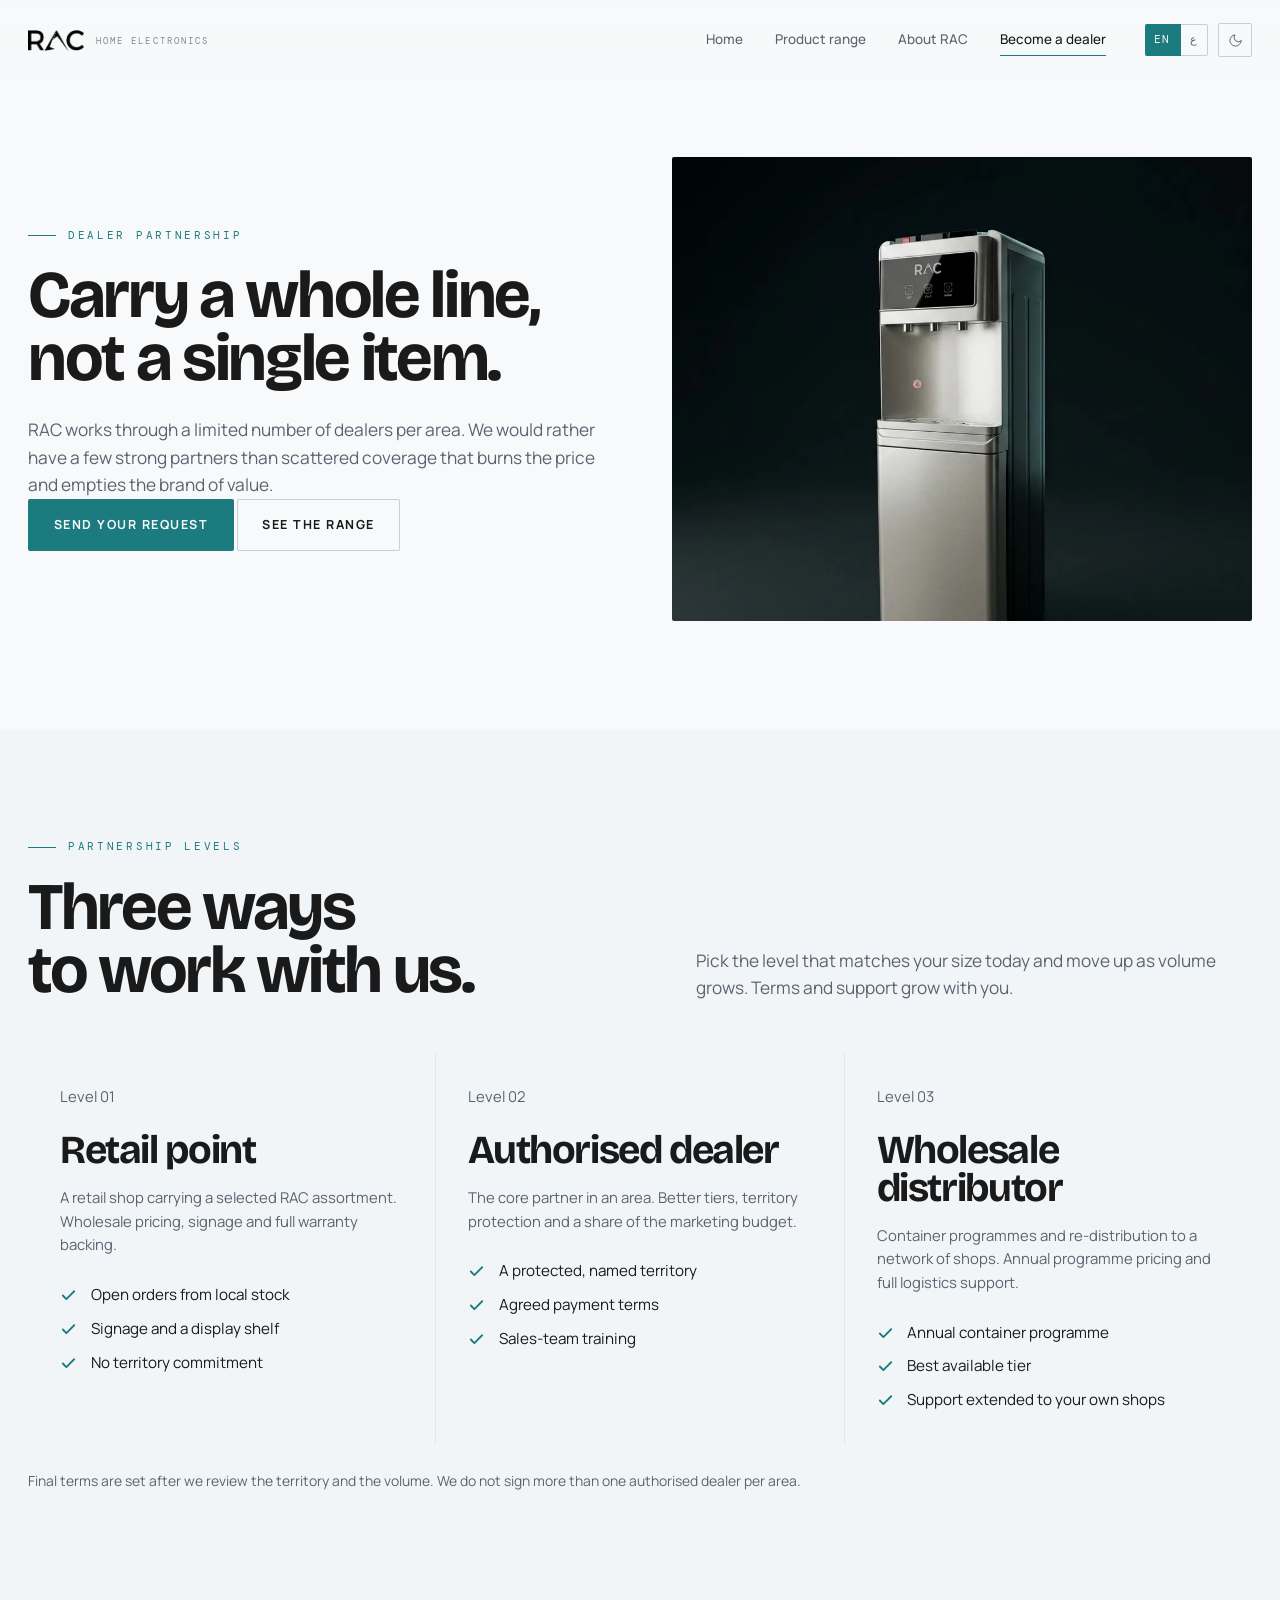
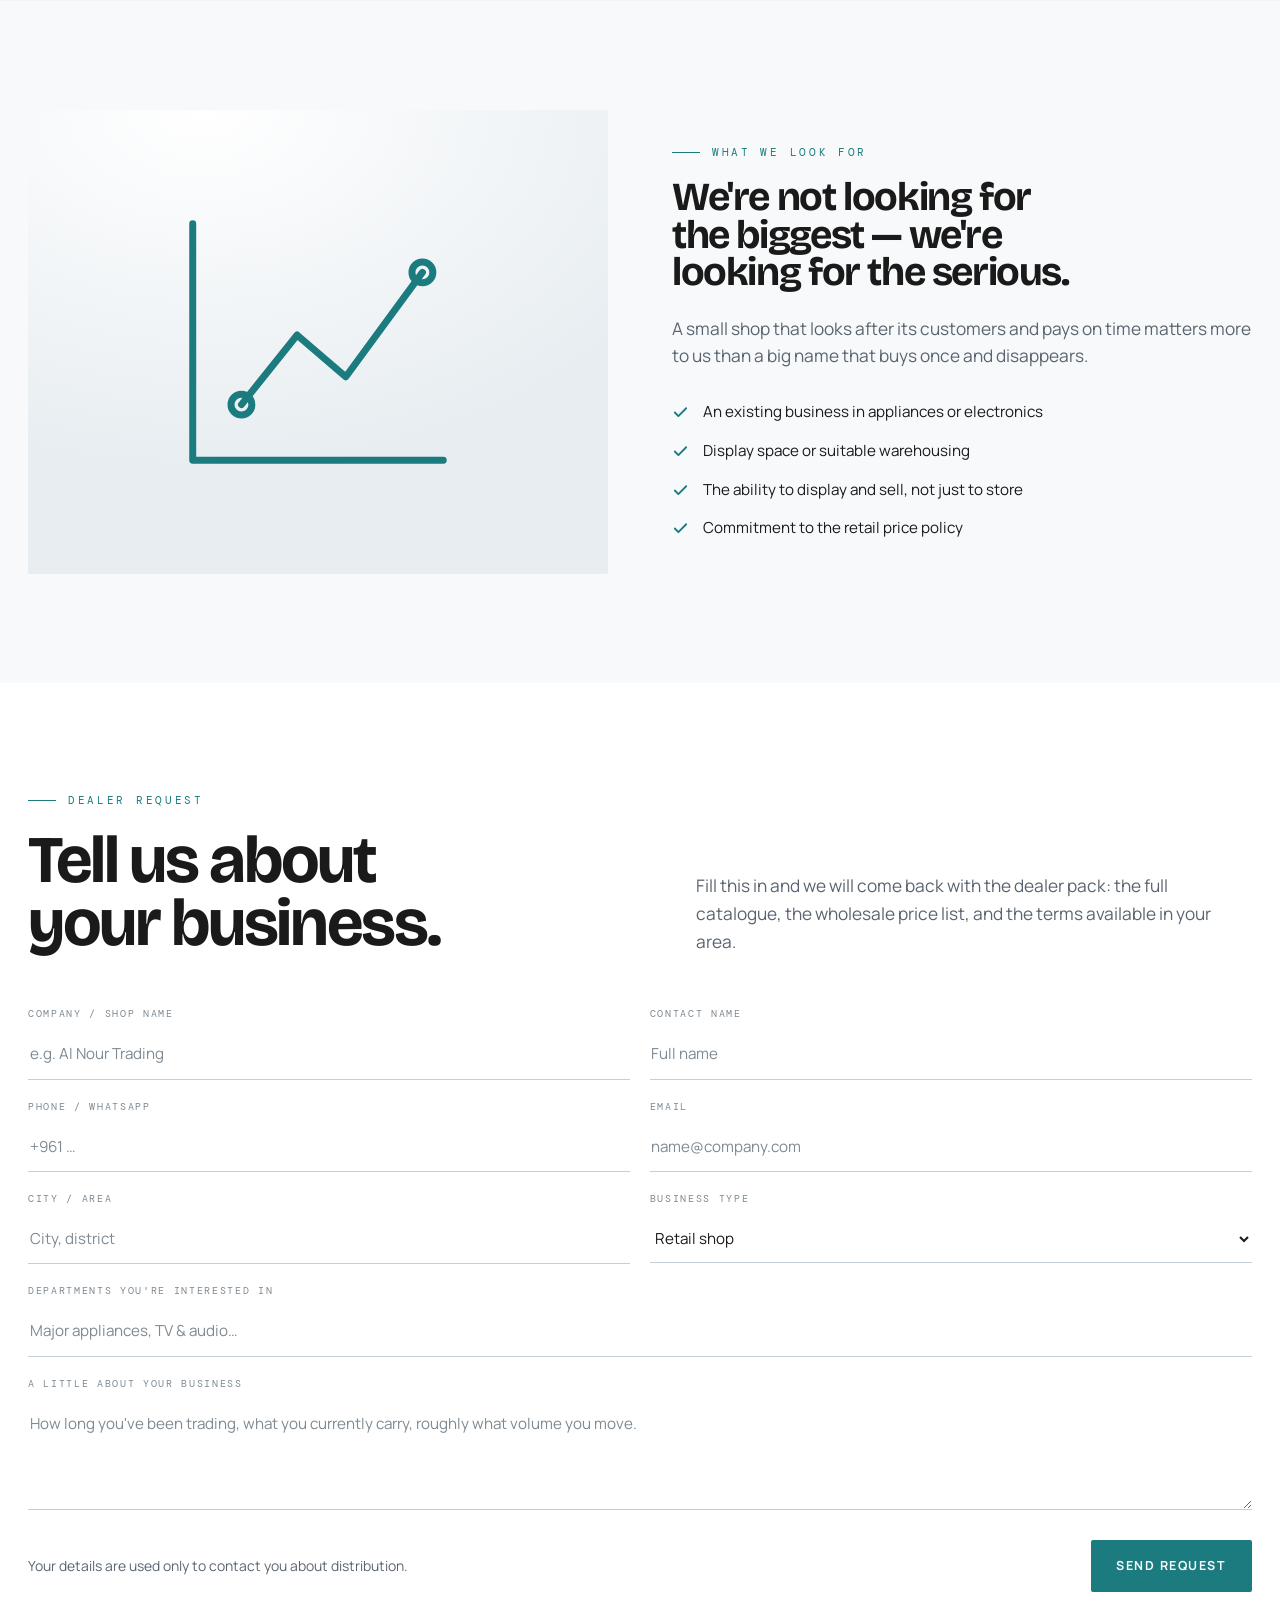
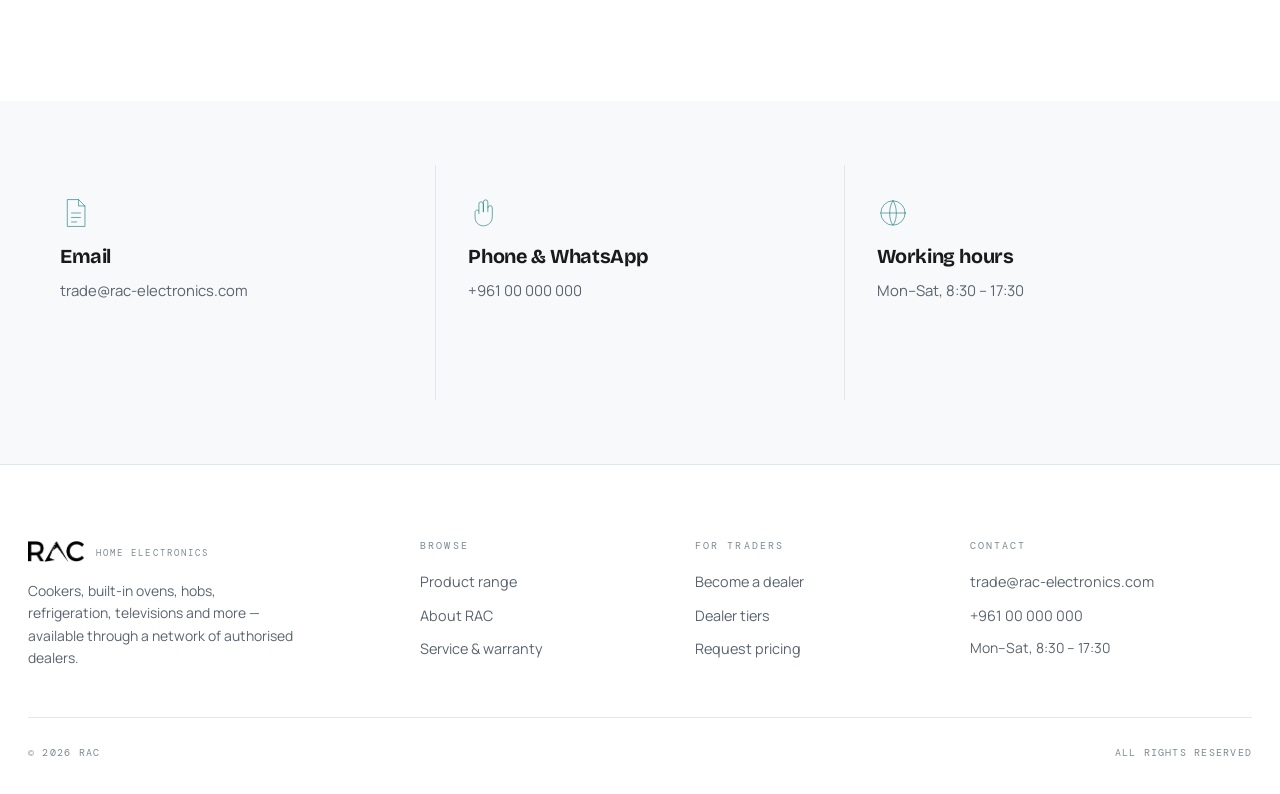
<file: partners.html>
<!doctype html>
<html lang="en" dir="ltr" data-theme="light">
<head>
<meta charset="utf-8">
<meta name="viewport" content="width=device-width,initial-scale=1">
<title>Become a Dealer — RAC</title>
<meta name="description" content="Dealer and distribution partnerships for the RAC home appliance and consumer electronics range.">
<link rel="preconnect" href="https://fonts.googleapis.com">
<link rel="preconnect" href="https://fonts.gstatic.com" crossorigin>
<link href="https://fonts.googleapis.com/css2?family=Bricolage+Grotesque:opsz,wght@12..96,700;12..96,800&family=Manrope:wght@400;500;600;700&family=DM+Mono:wght@400;500&family=IBM+Plex+Sans+Arabic:wght@400;500;600;700&display=swap" rel="stylesheet">
<link rel="stylesheet" href="assets/rac.css">
</head>
<body>

<header class="hdr">
  <div class="shell hdr__in">
    <a class="logo" href="index.html">
      <span class="logo__mark"><img src="assets/img/rac-logo-black.webp" alt="RAC"></span>
      <span class="logo__sub" data-ar="أجهزة منزلية">Home Electronics</span>
    </a>
    <nav class="nav">
      <a href="index.html" data-ar="الرئيسية">Home</a>
      <a href="range.html" data-ar="المنتجات">Product range</a>
      <a href="about.html" data-ar="عن RAC">About RAC</a>
      <a href="partners.html" class="is-active" data-ar="كن موزعاً">Become a dealer</a>
    </nav>
    <div class="hdr__act">
      <div class="lang" role="group" aria-label="Language">
        <b data-lang="en" class="on">EN</b><b data-lang="ar">ع</b>
      </div>
      <button class="tgl" data-theme-toggle aria-label="Switch theme"><svg class="i-moon" viewBox="0 0 24 24" fill="none" stroke="currentColor" stroke-width="1.6" stroke-linecap="round" stroke-linejoin="round"><path d="M21 12.8A9 9 0 1 1 11.2 3a7 7 0 0 0 9.8 9.8z"/></svg><svg class="i-sun" viewBox="0 0 24 24" fill="none" stroke="currentColor" stroke-width="1.6" stroke-linecap="round" stroke-linejoin="round"><circle cx="12" cy="12" r="4"/><path d="M12 2v2M12 20v2M2 12h2M20 12h2M4.9 4.9l1.4 1.4M17.7 17.7l1.4 1.4M19.1 4.9l-1.4 1.4M6.3 17.7l-1.4 1.4"/></svg></button>
      <button class="burger" aria-label="Menu"><span></span></button>
    </div>
  </div>
</header>

<!-- ============ INTRO ============ -->
<section class="sec page-top">
  <div class="shell split">
    <div>
      <p class="kicker" data-ar="شراكة التوزيع">Dealer partnership</p>
      <h1 class="h1 rv" style="margin-top:1.2rem" data-ar="خذ خطاً كاملاً،<br>لا صنفاً واحداً.">Carry a whole line,<br>not a single item.</h1>
      <p class="lede rv" style="margin-top:1.6rem" data-ar="تعمل RAC عبر عدد محدود من الموزّعين في كل منطقة. نفضّل شركاء قليلين وأقوياء على انتشار عشوائي يحرق السعر ويُفقد العلامة قيمتها.">
        RAC works through a limited number of dealers per area. We would rather have a few strong partners than scattered coverage that burns the price and empties the brand of value.
      </p>
      <div class="hero__cta">
        <a class="btn" href="#form"><span data-ar="أرسل طلبك">Send your request</span></a>
        <a class="btn btn--ghost" href="range.html"><span data-ar="استعرض التشكيلة">See the range</span></a>
      </div>
    </div>
    <div class="split__art split__art--photo rv"><img src="assets/img/p-dispenser-top.webp" alt="RAC top-load water dispenser" loading="lazy" decoding="async"></div>
  </div>
</section>

<!-- ============ TIERS ============ -->
<section class="sec sec--panel2" id="tiers">
  <div class="shell">
    <div class="sec__head">
      <div>
        <p class="kicker" data-ar="مستويات الشراكة">Partnership levels</p>
        <h2 class="h1 rv" data-ar="ثلاثة أشكال<br>للعمل معنا.">Three ways<br>to work with us.</h2>
      </div>
      <p class="lede rv" data-ar="تختار المستوى الذي يناسب حجمك اليوم، وتنتقل للأعلى مع نموّ الحجم. الشروط والدعم تكبر معك.">
        Pick the level that matches your size today and move up as volume grows. Terms and support grow with you.
      </p>
    </div>
    <div class="grid-3">
      <article class="cell rv" style="gap:1rem">
        <p class="pillar__n" data-ar="المستوى 01">Level 01</p>
        <h3 class="h2" data-ar="نقطة بيع">Retail point</h3>
        <p data-ar="محل تجزئة يعرض تشكيلة مختارة من RAC. أسعار جملة، لافتة، ودعم ضمان كامل.">A retail shop carrying a selected RAC assortment. Wholesale pricing, signage and full warranty backing.</p>
        <ul class="checks" style="margin-top:.6rem;gap:.6rem;font-size:.9rem">
          <li data-ar="طلبيات مفتوحة من المخزون المحلي">Open orders from local stock</li>
          <li data-ar="لافتة ورفّ عرض">Signage and a display shelf</li>
          <li data-ar="بدون التزام منطقة">No territory commitment</li>
        </ul>
      </article>
      <article class="cell rv" style="gap:1rem">
        <p class="pillar__n" data-ar="المستوى 02">Level 02</p>
        <h3 class="h2" data-ar="موزّع معتمد">Authorised dealer</h3>
        <p data-ar="شريك المنطقة الأساسي. شرائح أسعار أفضل، حماية منطقة، وحصّة من الميزانية التسويقية.">The core partner in an area. Better tiers, territory protection and a share of the marketing budget.</p>
        <ul class="checks" style="margin-top:.6rem;gap:.6rem;font-size:.9rem">
          <li data-ar="حماية منطقة محدّدة">A protected, named territory</li>
          <li data-ar="شروط دفع متفق عليها">Agreed payment terms</li>
          <li data-ar="تدريب فريق البيع">Sales-team training</li>
        </ul>
      </article>
      <article class="cell rv" style="gap:1rem">
        <p class="pillar__n" data-ar="المستوى 03">Level 03</p>
        <h3 class="h2" data-ar="موزّع جملة">Wholesale distributor</h3>
        <p data-ar="استيراد بالحاوية وإعادة توزيع على شبكة محلات. أسعار برنامج سنوي ودعم لوجستي كامل.">Container programmes and re-distribution to a network of shops. Annual programme pricing and full logistics support.</p>
        <ul class="checks" style="margin-top:.6rem;gap:.6rem;font-size:.9rem">
          <li data-ar="برنامج سنوي بالحاويات">Annual container programme</li>
          <li data-ar="أفضل شريحة أسعار">Best available tier</li>
          <li data-ar="دعم لشبكة محلاتك">Support extended to your own shops</li>
        </ul>
      </article>
    </div>
    <p class="small rv" style="margin-top:1.6rem" data-ar="الشروط النهائية تُحدَّد بعد مراجعة المنطقة والحجم. لا نوقّع أكثر من موزّع معتمد واحد في المنطقة الواحدة.">
      Final terms are set after we review the territory and the volume. We do not sign more than one authorised dealer per area.
    </p>
  </div>
</section>

<!-- ============ WHAT WE LOOK FOR ============ -->
<section class="sec">
  <div class="shell split split--rev">
    <div class="split__art rv" data-art="chart"></div>
    <div>
      <p class="kicker" data-ar="ماذا نبحث عنه">What we look for</p>
      <h2 class="h2 rv" style="margin-top:1.1rem" data-ar="لسنا نبحث عن الأكبر،<br>بل عن الأجدّ.">We're not looking for<br>the biggest — we're<br>looking for the serious.</h2>
      <p class="lede rv" style="margin-top:1.4rem" data-ar="محل صغير يعتني بزبونه ويسدّد في وقته أهم عندنا من اسم كبير يشتري مرة ويختفي.">
        A small shop that looks after its customers and pays on time matters more to us than a big name that buys once and disappears.
      </p>
      <ul class="checks rv">
        <li data-ar="نشاط قائم في بيع الأجهزة المنزلية أو الإلكترونيات">An existing business in appliances or electronics</li>
        <li data-ar="مساحة عرض أو مستودع مناسب">Display space or suitable warehousing</li>
        <li data-ar="القدرة على العرض والبيع لا مجرد التخزين">The ability to display and sell, not just to store</li>
        <li data-ar="الالتزام بسياسة سعر البيع للمستهلك">Commitment to the retail price policy</li>
      </ul>
    </div>
  </div>
</section>

<!-- ============ FORM ============ -->
<section class="sec sec--panel" id="form">
  <div class="shell">
    <div class="sec__head">
      <div>
        <p class="kicker" data-ar="طلب توزيع">Dealer request</p>
        <h2 class="h1 rv" data-ar="أخبرنا عن نشاطك.">Tell us about<br>your business.</h2>
      </div>
      <p class="lede rv" data-ar="املأ النموذج وسنعود إليك بملف التوزيع: الكتالوج الكامل، قائمة أسعار الجملة، والشروط المتاحة في منطقتك.">
        Fill this in and we will come back with the dealer pack: the full catalogue, the wholesale price list, and the terms available in your area.
      </p>
    </div>

    <form class="form rv" data-demo novalidate>
      <div class="field">
        <label for="f-company" data-ar="اسم الشركة أو المحل">Company / shop name</label>
        <input id="f-company" name="company" type="text" required placeholder="e.g. Al Nour Trading" data-ar-ph="مثال: مؤسسة النور التجارية">
      </div>
      <div class="field">
        <label for="f-name" data-ar="اسم المسؤول">Contact name</label>
        <input id="f-name" name="name" type="text" required placeholder="Full name" data-ar-ph="الاسم الكامل">
      </div>
      <div class="field">
        <label for="f-phone" data-ar="رقم الهاتف / واتساب">Phone / WhatsApp</label>
        <input id="f-phone" name="phone" type="tel" required placeholder="+961 …" data-ar-ph="+961 …">
      </div>
      <div class="field">
        <label for="f-email" data-ar="البريد الإلكتروني">Email</label>
        <input id="f-email" name="email" type="email" placeholder="name@company.com" data-ar-ph="name@company.com">
      </div>
      <div class="field">
        <label for="f-city" data-ar="المدينة / المنطقة">City / area</label>
        <input id="f-city" name="city" type="text" required placeholder="City, district" data-ar-ph="المدينة، المنطقة">
      </div>
      <div class="field">
        <label for="f-type" data-ar="نوع النشاط">Business type</label>
        <select id="f-type" name="type">
          <option data-ar="محل تجزئة">Retail shop</option>
          <option data-ar="معرض أجهزة منزلية">Appliance showroom</option>
          <option data-ar="تاجر جملة">Wholesaler</option>
          <option data-ar="موزّع إقليمي">Regional distributor</option>
          <option data-ar="مقاول / مشاريع">Contractor / projects</option>
        </select>
      </div>
      <div class="field field--wide">
        <label for="f-cats" data-ar="الأقسام التي تهمّك">Departments you're interested in</label>
        <input id="f-cats" name="cats" type="text" placeholder="Major appliances, TV & audio…" data-ar-ph="أجهزة كبيرة، تلفزيونات وصوتيات…">
      </div>
      <div class="field field--wide">
        <label for="f-msg" data-ar="نبذة عن نشاطك">A little about your business</label>
        <textarea id="f-msg" name="message" placeholder="How long you've been trading, what you currently carry, roughly what volume you move." data-ar-ph="منذ متى تعمل، ما هي العلامات التي تبيعها حالياً، وما هو حجم مبيعاتك تقريباً."></textarea>
      </div>
      <div class="form__note">
        <p class="small" data-ar="بياناتك تُستخدم للتواصل بخصوص التوزيع فقط.">Your details are used only to contact you about distribution.</p>
        <button class="btn" type="submit"><span data-ar="إرسال الطلب">Send request</span></button>
      </div>
    </form>
  </div>
</section>

<!-- ============ CONTACT ============ -->
<section class="sec sec--tight">
  <div class="shell grid-3">
    <article class="cell rv">
      <div class="cell__i" data-art="doc"></div>
      <h3 class="h3" data-ar="البريد الإلكتروني">Email</h3>
      <p><a href="mailto:trade@rac-electronics.com">trade@rac-electronics.com</a></p>
    </article>
    <article class="cell rv">
      <div class="cell__i" data-art="hand"></div>
      <h3 class="h3" data-ar="الهاتف والواتساب">Phone &amp; WhatsApp</h3>
      <p><a href="tel:+96100000000">+961 00 000 000</a></p>
    </article>
    <article class="cell rv">
      <div class="cell__i" data-art="globe"></div>
      <h3 class="h3" data-ar="أوقات العمل">Working hours</h3>
      <p data-ar="من الاثنين إلى السبت، 8:30 – 17:30">Mon–Sat, 8:30 – 17:30</p>
    </article>
  </div>
</section>

<footer class="ftr">
  <div class="shell">
    <div class="ftr__top">
      <div>
        <a class="logo" href="index.html">
          <span class="logo__mark"><img src="assets/img/rac-logo-black.webp" alt="RAC"></span>
          <span class="logo__sub" data-ar="أجهزة منزلية">Home Electronics</span>
        </a>
        <p class="small" style="margin-top:1.1rem;max-width:34ch" data-ar="طباخات وأفران مدمجة ومسطحات وثلاجات وتلفزيونات وغيرها — متوفرة عبر شبكة موزّعين معتمدين.">
          Cookers, built-in ovens, hobs, refrigeration, televisions and more — available through a network of authorised dealers.
        </p>
      </div>
      <div>
        <h4 data-ar="التصفح">Browse</h4>
        <ul>
          <li><a href="range.html" data-ar="تشكيلة المنتجات">Product range</a></li>
          <li><a href="about.html" data-ar="عن RAC">About RAC</a></li>
          <li><a href="about.html#service" data-ar="الخدمة والضمان">Service &amp; warranty</a></li>
        </ul>
      </div>
      <div>
        <h4 data-ar="للتجّار">For traders</h4>
        <ul>
          <li><a href="partners.html" data-ar="كن موزعاً">Become a dealer</a></li>
          <li><a href="partners.html#tiers" data-ar="شرائح التوزيع">Dealer tiers</a></li>
          <li><a href="partners.html#form" data-ar="طلب قائمة الأسعار">Request pricing</a></li>
        </ul>
      </div>
      <div>
        <h4 data-ar="تواصل">Contact</h4>
        <ul>
          <li><a href="mailto:trade@rac-electronics.com">trade@rac-electronics.com</a></li>
          <li><a href="tel:+96100000000">+961 00 000 000</a></li>
          <li class="small" data-ar="من الاثنين إلى السبت، 8:30 – 17:30">Mon–Sat, 8:30 – 17:30</li>
        </ul>
      </div>
    </div>
    <div class="ftr__bot">
      <span>&copy; <span data-year></span> RAC</span>
      <span data-ar="جميع الحقوق محفوظة">All rights reserved</span>
    </div>
  </div>
</footer>

<script src="assets/rac.js"></script>
</body>
</html>
</file>
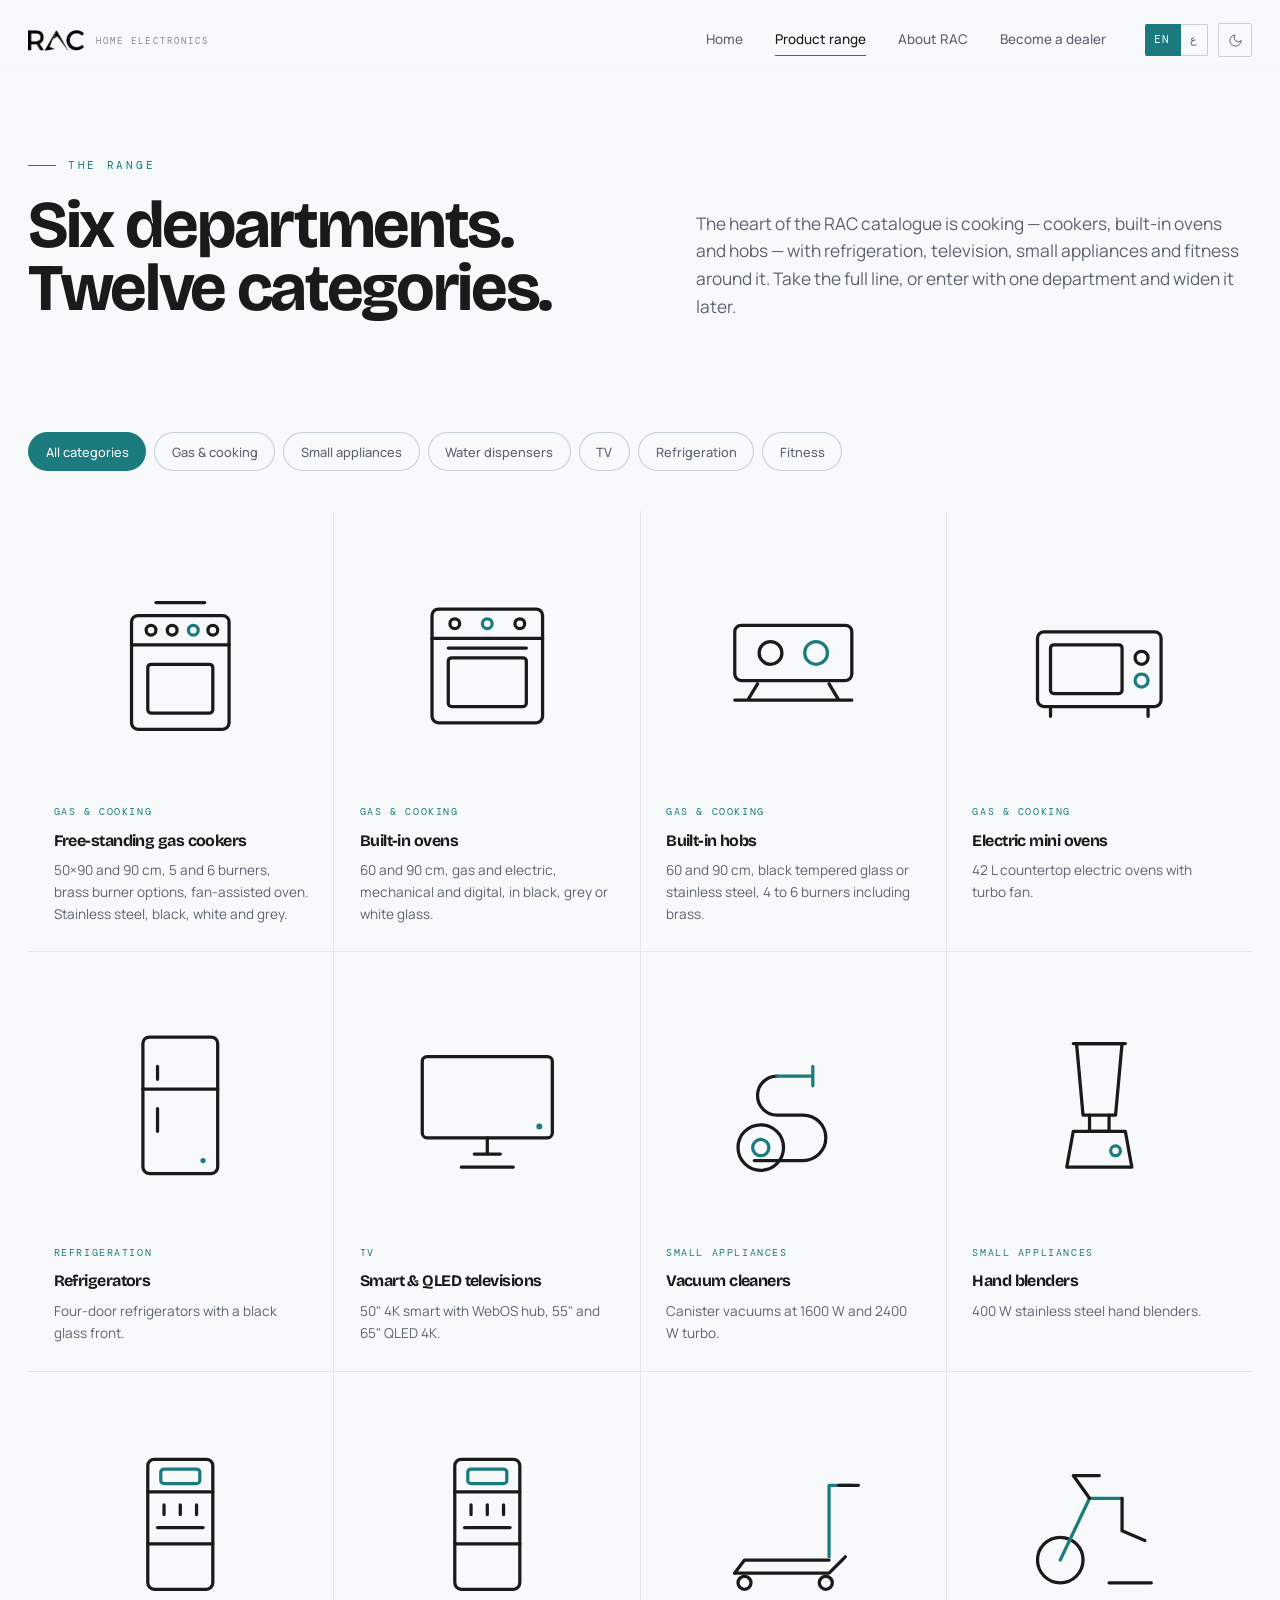
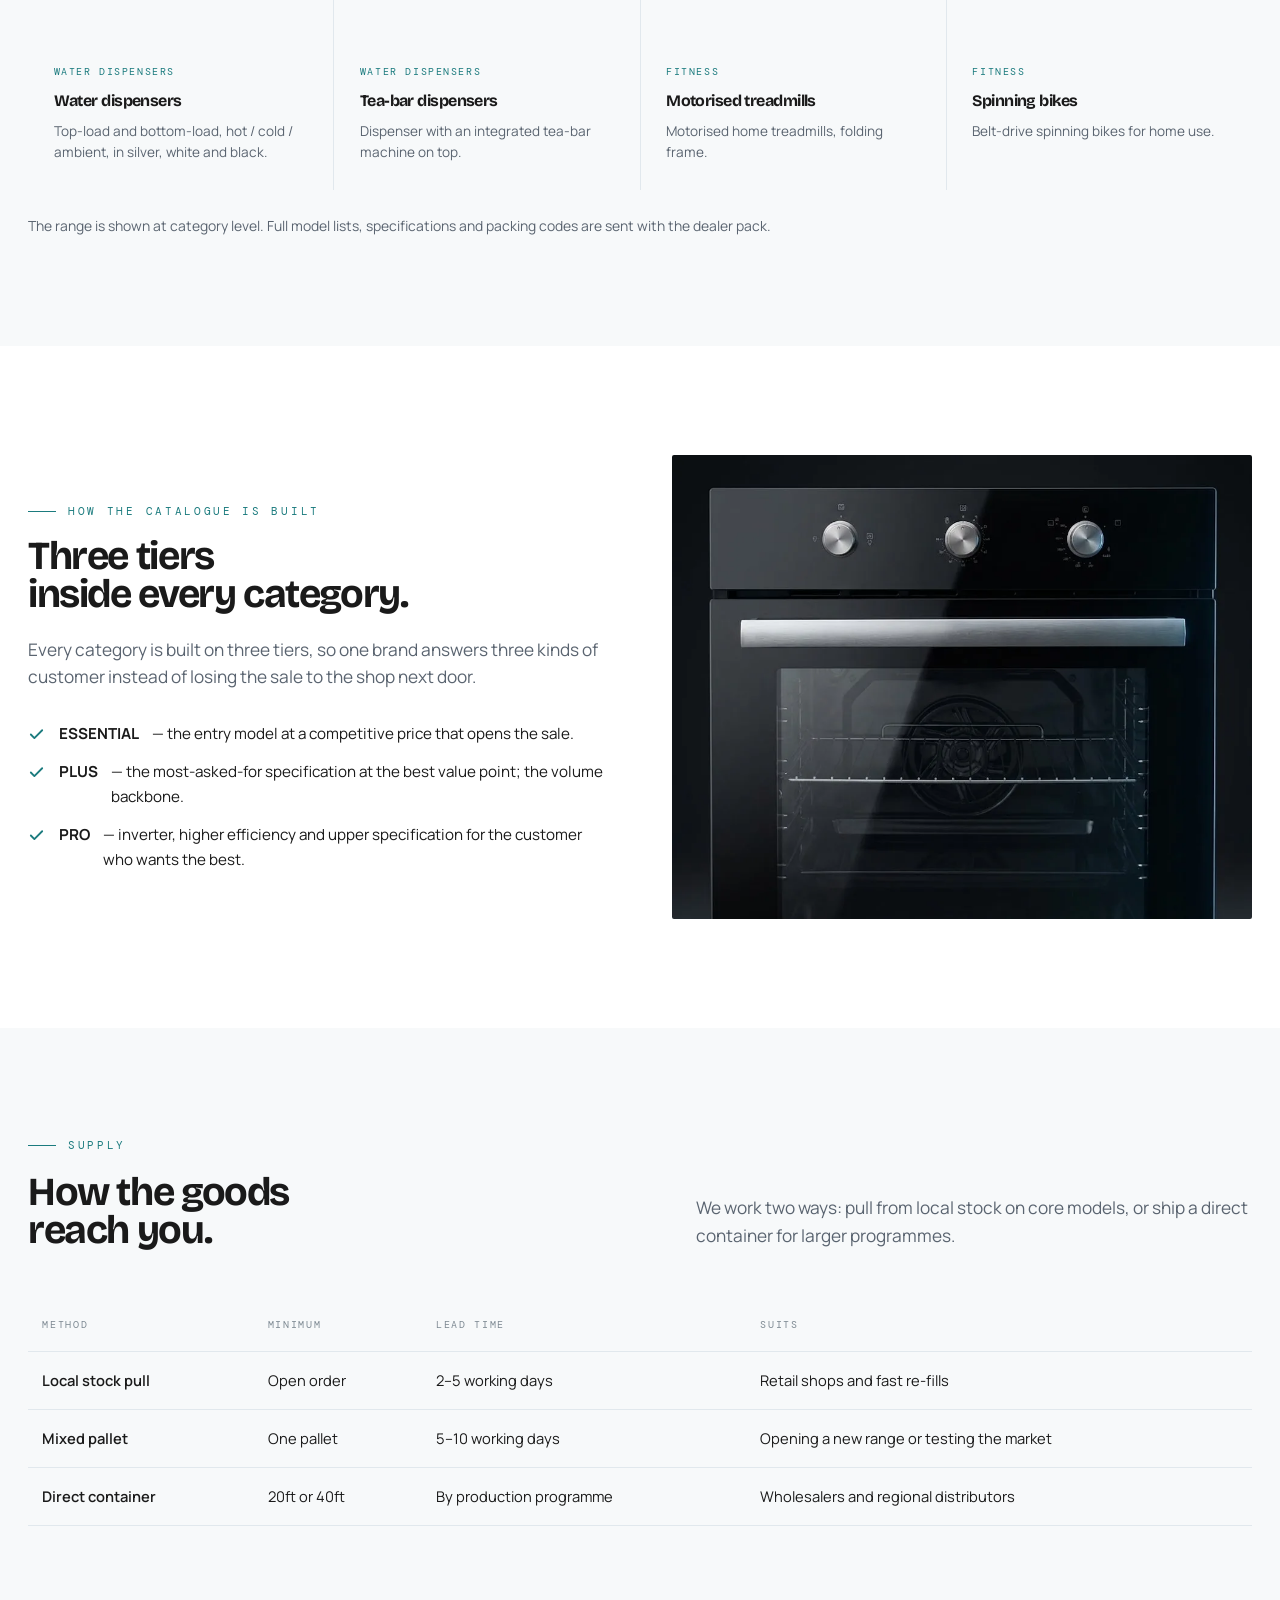
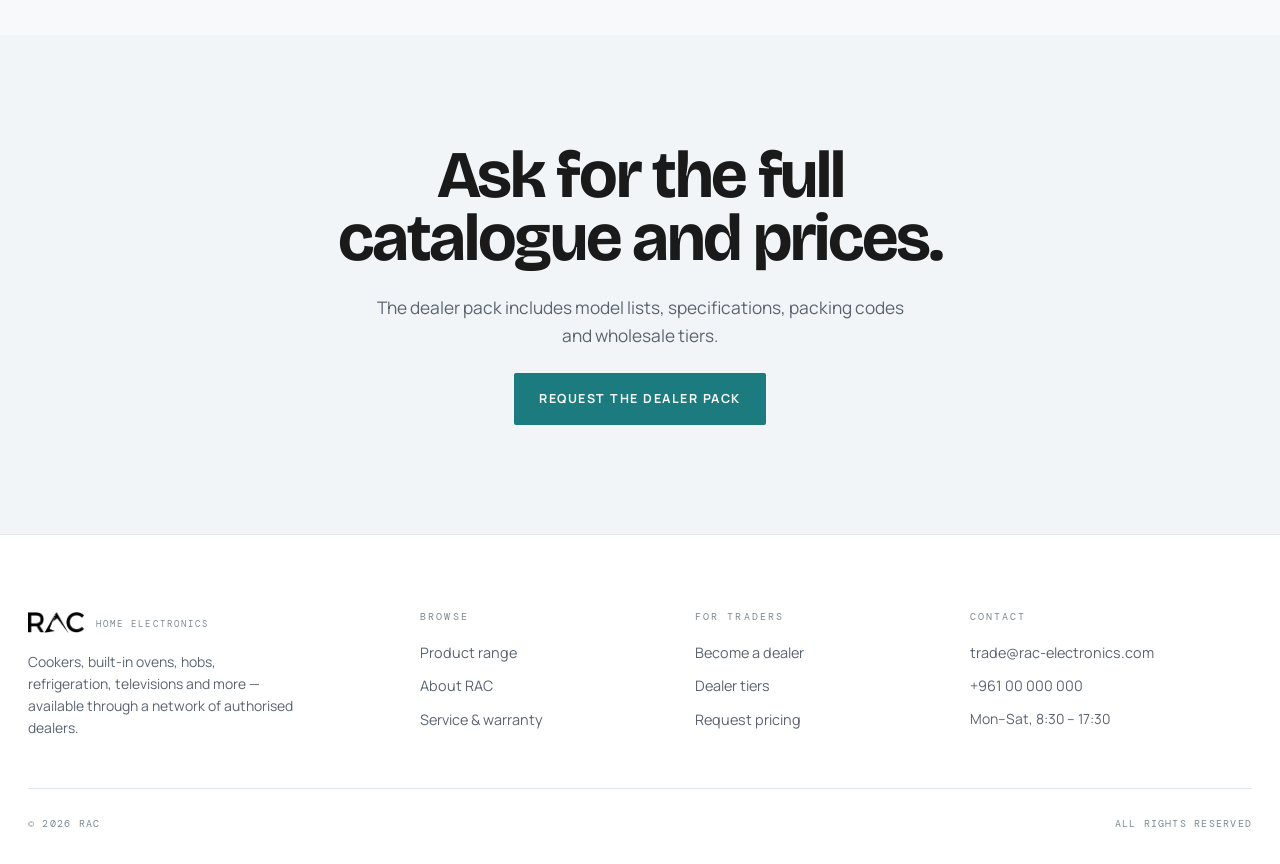
<file: range.html>
<!doctype html>
<html lang="en" dir="ltr" data-theme="light">
<head>
<meta charset="utf-8">
<meta name="viewport" content="width=device-width,initial-scale=1">
<title>Product Range — RAC</title>
<meta name="description" content="The full RAC product range: gas cookers, built-in ovens and hobs, refrigeration, televisions, small appliances and fitness.">
<link rel="preconnect" href="https://fonts.googleapis.com">
<link rel="preconnect" href="https://fonts.gstatic.com" crossorigin>
<link href="https://fonts.googleapis.com/css2?family=Bricolage+Grotesque:opsz,wght@12..96,700;12..96,800&family=Manrope:wght@400;500;600;700&family=DM+Mono:wght@400;500&family=IBM+Plex+Sans+Arabic:wght@400;500;600;700&display=swap" rel="stylesheet">
<link rel="stylesheet" href="assets/rac.css">
</head>
<body>

<header class="hdr">
  <div class="shell hdr__in">
    <a class="logo" href="index.html">
      <span class="logo__mark"><img src="assets/img/rac-logo-black.webp" alt="RAC"></span>
      <span class="logo__sub" data-ar="أجهزة منزلية">Home Electronics</span>
    </a>
    <nav class="nav">
      <a href="index.html" data-ar="الرئيسية">Home</a>
      <a href="range.html" class="is-active" data-ar="المنتجات">Product range</a>
      <a href="about.html" data-ar="عن RAC">About RAC</a>
      <a href="partners.html" data-ar="كن موزعاً">Become a dealer</a>
    </nav>
    <div class="hdr__act">
      <div class="lang" role="group" aria-label="Language">
        <b data-lang="en" class="on">EN</b><b data-lang="ar">ع</b>
      </div>
      <button class="tgl" data-theme-toggle aria-label="Switch theme"><svg class="i-moon" viewBox="0 0 24 24" fill="none" stroke="currentColor" stroke-width="1.6" stroke-linecap="round" stroke-linejoin="round"><path d="M21 12.8A9 9 0 1 1 11.2 3a7 7 0 0 0 9.8 9.8z"/></svg><svg class="i-sun" viewBox="0 0 24 24" fill="none" stroke="currentColor" stroke-width="1.6" stroke-linecap="round" stroke-linejoin="round"><circle cx="12" cy="12" r="4"/><path d="M12 2v2M12 20v2M2 12h2M20 12h2M4.9 4.9l1.4 1.4M17.7 17.7l1.4 1.4M19.1 4.9l-1.4 1.4M6.3 17.7l-1.4 1.4"/></svg></button>
      <button class="burger" aria-label="Menu"><span></span></button>
    </div>
  </div>
</header>

<!-- ============ PAGE HEAD ============ -->
<section class="sec page-top sec--tight">
  <div class="shell sec__head" style="margin-bottom:0">
    <div>
      <p class="kicker" data-ar="التشكيلة">The range</p>
      <h1 class="h1 rv" style="margin-top:1.1rem" data-ar="ستة أقسام.<br>اثنتا عشرة فئة.">Six departments.<br>Twelve categories.</h1>
    </div>
    <p class="lede rv" data-ar="قلب كتالوج RAC هو الطهي — طباخات وأفران مدمجة ومسطحات — ومن حوله التبريد والتلفزيونات والأجهزة الصغيرة واللياقة. خذ الخط كاملاً أو ادخل بقسم واحد ووسّعه لاحقاً.">
      The heart of the RAC catalogue is cooking — cookers, built-in ovens and hobs — with refrigeration, television, small appliances and fitness around it. Take the full line, or enter with one department and widen it later.
    </p>
  </div>
</section>

<!-- ============ CATALOGUE ============ -->
<section class="sec" style="padding-top:clamp(2rem,4vw,3rem)">
  <div class="shell">
    <div class="filters" data-filters></div>
    <div class="cat-grid" data-range></div>
    <p class="small" style="margin-top:1.6rem" data-ar="التشكيلة معروضة على مستوى الفئة. قائمة الموديلات والمواصفات الكاملة وأكواد التعبئة تُرسل ضمن ملف التوزيع.">
      The range is shown at category level. Full model lists, specifications and packing codes are sent with the dealer pack.
    </p>
  </div>
</section>

<!-- ============ HOW IT'S STRUCTURED ============ -->
<section class="sec sec--panel">
  <div class="shell split">
    <div>
      <p class="kicker" data-ar="بنية الكتالوج">How the catalogue is built</p>
      <h2 class="h2 rv" style="margin-top:1.1rem" data-ar="ثلاث مستويات لكل فئة.">Three tiers<br>inside every category.</h2>
      <p class="lede rv" style="margin-top:1.4rem" data-ar="كل فئة عندنا مبنية على ثلاث مستويات، حتى يتمكن التاجر من الردّ على ثلاثة أنواع من الزبائن بنفس العلامة بدل خسارة البيع.">
        Every category is built on three tiers, so one brand answers three kinds of customer instead of losing the sale to the shop next door.
      </p>
      <ul class="checks rv">
        <li data-ar="<b>ESSENTIAL</b> — الموديل الأساسي بسعر تنافسي يفتح البيع.">
          <b>ESSENTIAL</b> — the entry model at a competitive price that opens the sale.</li>
        <li data-ar="<b>PLUS</b> — المواصفات الأكثر طلباً بأفضل نسبة سعر إلى قيمة، وهو العمود الفقري للمبيعات.">
          <b>PLUS</b> — the most-asked-for specification at the best value point; the volume backbone.</li>
        <li data-ar="<b>PRO</b> — إنفرتر وموفّر طاقة ومواصفات أعلى للزبون الذي يريد الأفضل.">
          <b>PRO</b> — inverter, higher efficiency and upper specification for the customer who wants the best.</li>
      </ul>
    </div>
    <div class="split__art split__art--photo rv"><img src="assets/img/p-oven-black.webp" alt="RAC built-in oven" loading="lazy" decoding="async"></div>
  </div>
</section>

<!-- ============ LOGISTICS ============ -->
<section class="sec">
  <div class="shell">
    <div class="sec__head">
      <div>
        <p class="kicker" data-ar="التوريد">Supply</p>
        <h2 class="h2 rv" data-ar="كيف تصلك البضاعة.">How the goods<br>reach you.</h2>
      </div>
      <p class="lede rv" data-ar="نعمل بطريقتين: سحب من المخزون المحلي للموديلات الأساسية، أو استيراد مباشر بالحاوية للطلبات الكبيرة.">
        We work two ways: pull from local stock on core models, or ship a direct container for larger programmes.
      </p>
    </div>
    <div class="tbl-wrap rv">
      <table class="spec">
        <thead>
          <tr>
            <th data-ar="الطريقة">Method</th>
            <th data-ar="الحد الأدنى">Minimum</th>
            <th data-ar="مهلة التسليم">Lead time</th>
            <th data-ar="تناسب">Suits</th>
          </tr>
        </thead>
        <tbody>
          <tr>
            <td data-ar="سحب من المخزون المحلي">Local stock pull</td>
            <td data-ar="طلبية مفتوحة">Open order</td>
            <td data-ar="2–5 أيام عمل">2–5 working days</td>
            <td data-ar="محلات التجزئة وإعادة التعبئة السريعة">Retail shops and fast re-fills</td>
          </tr>
          <tr>
            <td data-ar="بالّيت مشترك">Mixed pallet</td>
            <td data-ar="بالّيت واحد">One pallet</td>
            <td data-ar="5–10 أيام عمل">5–10 working days</td>
            <td data-ar="افتتاح تشكيلة جديدة أو اختبار السوق">Opening a new range or testing the market</td>
          </tr>
          <tr>
            <td data-ar="حاوية مباشرة">Direct container</td>
            <td data-ar="حاوية 20 أو 40 قدم">20ft or 40ft</td>
            <td data-ar="حسب برنامج الإنتاج">By production programme</td>
            <td data-ar="تجّار الجملة والموزّعين الإقليميين">Wholesalers and regional distributors</td>
          </tr>
        </tbody>
      </table>
    </div>
  </div>
</section>

<!-- ============ CTA ============ -->
<section class="sec sec--panel2">
  <div class="shell" style="text-align:center;display:grid;justify-items:center;gap:1.5rem">
    <h2 class="h1 rv" data-ar="اطلب الكتالوج الكامل<br>وقائمة الأسعار.">Ask for the full<br>catalogue and prices.</h2>
    <p class="lede rv" style="max-width:50ch" data-ar="ملف التوزيع يتضمّن قائمة الموديلات والمواصفات وأكواد التعبئة وشرائح أسعار الجملة.">
      The dealer pack includes model lists, specifications, packing codes and wholesale tiers.
    </p>
    <a class="btn rv" href="partners.html#form"><span data-ar="اطلب ملف التوزيع">Request the dealer pack</span></a>
  </div>
</section>

<footer class="ftr">
  <div class="shell">
    <div class="ftr__top">
      <div>
        <a class="logo" href="index.html">
          <span class="logo__mark"><img src="assets/img/rac-logo-black.webp" alt="RAC"></span>
          <span class="logo__sub" data-ar="أجهزة منزلية">Home Electronics</span>
        </a>
        <p class="small" style="margin-top:1.1rem;max-width:34ch" data-ar="طباخات وأفران مدمجة ومسطحات وثلاجات وتلفزيونات وغيرها — متوفرة عبر شبكة موزّعين معتمدين.">
          Cookers, built-in ovens, hobs, refrigeration, televisions and more — available through a network of authorised dealers.
        </p>
      </div>
      <div>
        <h4 data-ar="التصفح">Browse</h4>
        <ul>
          <li><a href="range.html" data-ar="تشكيلة المنتجات">Product range</a></li>
          <li><a href="about.html" data-ar="عن RAC">About RAC</a></li>
          <li><a href="about.html#service" data-ar="الخدمة والضمان">Service &amp; warranty</a></li>
        </ul>
      </div>
      <div>
        <h4 data-ar="للتجّار">For traders</h4>
        <ul>
          <li><a href="partners.html" data-ar="كن موزعاً">Become a dealer</a></li>
          <li><a href="partners.html#tiers" data-ar="شرائح التوزيع">Dealer tiers</a></li>
          <li><a href="partners.html#form" data-ar="طلب قائمة الأسعار">Request pricing</a></li>
        </ul>
      </div>
      <div>
        <h4 data-ar="تواصل">Contact</h4>
        <ul>
          <li><a href="mailto:trade@rac-electronics.com">trade@rac-electronics.com</a></li>
          <li><a href="tel:+96100000000">+961 00 000 000</a></li>
          <li class="small" data-ar="من الاثنين إلى السبت، 8:30 – 17:30">Mon–Sat, 8:30 – 17:30</li>
        </ul>
      </div>
    </div>
    <div class="ftr__bot">
      <span>&copy; <span data-year></span> RAC</span>
      <span data-ar="جميع الحقوق محفوظة">All rights reserved</span>
    </div>
  </div>
</footer>

<script src="assets/rac.js"></script>
</body>
</html>
</file>
<file: assets/rac.css>
/* ============================================================
   RAC — brand site
   Light by default, dark on the header toggle. Black glass and brushed steel
   come off the products themselves; the teal accent and the cool greys are the
   house colours, so the two sites read as one company.
   ============================================================ */

:root{
  --void:#080A0B;
  --panel:#0D1113;
  --panel-2:#131A1C;
  --panel-3:#1A2226;
  --line:#232C30;
  --line-2:#2F3B40;
  --text:#EEF3F4;
  --muted:#93A1A5;
  --steel:#7E8A93;
  /* the house teal, lifted for dark ground — #1B7B7E itself goes muddy on black */
  --accent:#35A9AC;
  --accent-2:#1B7B7E;
  --accent-soft:#A9DEDF;
  --bg-rgb:8,10,11;

  --shell: min(1360px, 100% - 3.5rem);
  --r:2px;

  --f-display:"Bricolage Grotesque","Archivo","Helvetica Neue",Arial,sans-serif;
  --f-body:"Manrope","Helvetica Neue",Arial,system-ui,sans-serif;
  --f-mono:"DM Mono",ui-monospace,Consolas,monospace;

  --e:cubic-bezier(.22,1,.36,1);
  --e-io:cubic-bezier(.76,0,.24,1);
}

/* Light is the default — set on <html> and in rac.js. The same semantic tokens,
   remapped; every section including the hero follows them. Dark stays available
   on the header toggle. */
:root[data-theme="light"]{
  --void:#F7F9FA;
  --panel:#FFFFFF;
  --panel-2:#F2F5F7;
  --panel-3:#E7EDF1;
  --line:#E1E8ED;
  --line-2:#C3D0D9;
  --text:#1A1A1A;
  --muted:#5A6470;
  --steel:#7E8A93;
  /* the house teal at full strength; -soft is the readable-on-light variant, so
     it darkens here rather than lightening the way it does on the dark ground */
  --accent:#1B7B7E;
  --accent-2:#0F5A5C;
  --accent-soft:#0E4F51;
  --bg-rgb:247,249,250;
}

*,*::before,*::after{box-sizing:border-box}
html{-webkit-text-size-adjust:100%;scroll-behavior:smooth}
body{
  margin:0;background:var(--void);color:var(--text);
  font-family:var(--f-body);font-size:16px;line-height:1.6;
  -webkit-font-smoothing:antialiased;overflow-x:hidden;
}
img,svg{display:block;max-width:100%}
a{color:inherit;text-decoration:none}
button{font:inherit;color:inherit;background:none;border:0;cursor:pointer}
h1,h2,h3,h4{margin:0;font-family:var(--f-display);font-weight:700;letter-spacing:-.035em;line-height:.95}
p{margin:0}
::selection{background:var(--accent);color:var(--void)}

.shell{width:var(--shell);margin-inline:auto}

/* ---------- type ---------- */
.display{font-size:clamp(3rem,8.2vw,8.5rem);font-weight:800;letter-spacing:-.05em}
.h1{font-size:clamp(2.3rem,5.2vw,4.6rem)}
.h2{font-size:clamp(1.7rem,3.1vw,2.8rem)}
.h3{font-size:clamp(1.1rem,1.55vw,1.4rem);letter-spacing:-.02em}
.lede{font-size:clamp(1.02rem,1.35vw,1.26rem);line-height:1.6;color:var(--muted)}
.kicker{
  font-family:var(--f-mono);font-size:.7rem;letter-spacing:.24em;text-transform:uppercase;
  color:var(--accent);display:flex;align-items:center;gap:.75rem;
}
.kicker::before{content:"";width:28px;height:1px;background:currentColor;flex:none}
.small{font-size:.87rem;color:var(--muted)}

/* ---------- buttons ---------- */
.btn{
  position:relative;display:inline-flex;align-items:center;gap:.7rem;overflow:hidden;
  padding:1rem 1.6rem;border-radius:var(--r);
  font-size:.78rem;font-weight:700;letter-spacing:.12em;text-transform:uppercase;
  background:var(--accent);color:var(--void);
  transition:color .4s var(--e),transform .4s var(--e);
}
.btn::after{
  content:"";position:absolute;inset:0;background:var(--text);
  transform:translateY(101%);transition:transform .5s var(--e);z-index:0;
}
.btn:hover::after{transform:none}
.btn:hover{transform:translateY(-2px)}
.btn>*{position:relative;z-index:1}
.btn--ghost{background:transparent;color:var(--text);box-shadow:inset 0 0 0 1px var(--line-2)}
.btn--ghost::after{background:var(--accent)}
.btn--ghost:hover{color:var(--void)}
[dir=rtl] .btn svg{transform:scaleX(-1)}

/* ---------- header ---------- */
.hdr{
  position:fixed;inset:0 0 auto;z-index:80;
  background:linear-gradient(to bottom,rgba(var(--bg-rgb),.85),rgba(var(--bg-rgb),0));
  transition:background .4s,backdrop-filter .4s,border-color .4s;
  border-bottom:1px solid transparent;
}
.hdr.is-stuck{
  background:rgba(var(--bg-rgb),.86);backdrop-filter:blur(16px);-webkit-backdrop-filter:blur(16px);
  border-bottom-color:var(--line);
}
.hdr__in{display:flex;align-items:center;gap:1.5rem;height:80px}
.logo{display:flex;align-items:center;gap:.7rem;flex:none}
.logo__mark{display:block;line-height:0}
/* The supplied wordmark is solid black; inverting gives the white version. */
.logo__mark img{height:21px;width:auto;filter:invert(1)}
:root[data-theme="light"] .logo__mark img{filter:none}
.logo__sub{
  font-family:var(--f-mono);font-size:.55rem;letter-spacing:.24em;
  text-transform:uppercase;color:var(--steel);padding-top:.15rem;
}
.nav{display:flex;gap:.2rem;margin-inline-start:auto}
.nav a{
  position:relative;padding:.5rem .9rem;font-size:.84rem;font-weight:500;color:var(--muted);
  transition:color .3s;
}
.nav a::after{
  content:"";position:absolute;left:.9rem;right:.9rem;bottom:.15rem;height:1px;
  background:var(--accent);transform:scaleX(0);transform-origin:left;transition:transform .45s var(--e);
}
.nav a:hover{color:var(--text)}
.nav a:hover::after,.nav a.is-active::after{transform:none}
.nav a.is-active{color:var(--text)}
.hdr__act{display:flex;align-items:center;gap:.6rem;flex:none}
.lang{
  display:flex;font-family:var(--f-mono);font-size:.68rem;letter-spacing:.1em;
  box-shadow:inset 0 0 0 1px var(--line-2);border-radius:var(--r);overflow:hidden;
}
.lang b{padding:.45rem .62rem;font-weight:400;color:var(--muted);transition:.3s}
.lang b.on{background:var(--accent);color:var(--void)}
/* theme toggle — sized to match .lang and .burger, one icon at a time */
.tgl{
  width:34px;height:34px;display:grid;place-items:center;flex:none;
  border-radius:var(--r);color:var(--muted);
  box-shadow:inset 0 0 0 1px var(--line-2);
  transition:color .3s,box-shadow .3s;
}
.tgl:hover{color:var(--text);box-shadow:inset 0 0 0 1px var(--steel)}
.tgl svg{width:15px;height:15px}
/* in light you are offered the moon, in dark the sun */
.tgl .i-sun{display:none}
:root[data-theme="dark"] .tgl .i-moon{display:none}
:root[data-theme="dark"] .tgl .i-sun{display:block}

.burger{display:none;width:42px;height:42px;align-items:center;justify-content:center;box-shadow:inset 0 0 0 1px var(--line-2);border-radius:var(--r)}
.burger span{display:block;width:17px;height:1.5px;background:currentColor;position:relative;transition:.3s var(--e)}
.burger span::before,.burger span::after{content:"";position:absolute;left:0;width:17px;height:1.5px;background:currentColor;transition:.3s var(--e)}
.burger span::before{top:-5px}
.burger span::after{top:5px}
body.menu-open .burger span{background:transparent}
body.menu-open .burger span::before{top:0;transform:rotate(45deg)}
body.menu-open .burger span::after{top:0;transform:rotate(-45deg)}

/* ============================================================
   THE EDITORIAL GALLERY
   An editorial card on the left, the product held on the right,
   and a set of thumbnails that drift behind the cursor until
   they snap into a dock. Each photograph is cut into six columns
   that wipe in on a stagger, so the picture assembles itself
   rather than simply fading.
   ============================================================ */
.hero{
  position:relative;height:100svh;min-height:660px;overflow:hidden;background:var(--void);
  color:var(--text);
  --stage:58%;
  /* the strip the arrows + counter own along the bottom; the editorial card is
     centred in what is left above it, not in the whole hero, or on a short
     viewport the CTA lands on top of the arrows */
  --navh:calc(clamp(1.6rem,4.5vh,3rem) + 50px + 1.4rem);
  --hdrh:80px;
}
/* the hero follows the theme like every other section, so the header needs no
   special context over it any more */

/* a slow teal wash behind everything, so the black is never flat */
.hero::before{
  content:"";position:absolute;inset:0;z-index:0;pointer-events:none;
  background:radial-gradient(70% 60% at 78% 42%,rgba(53,169,172,.13),transparent 65%);
}

.slides{position:absolute;inset:0;z-index:1}
.slide{position:absolute;inset:0;opacity:0;pointer-events:none}
.slide.is-on{opacity:1;pointer-events:auto;z-index:2}
.slide.is-out{opacity:1;z-index:1}

/* -- the sliced photograph, held on the right of the stage -- */
.cols{
  position:absolute;top:0;bottom:0;inset-inline-end:0;width:var(--stage);display:flex;
  transform:translate3d(var(--px,0px),var(--py,0px),0);
  transition:transform 1.3s var(--e);
}
.col{position:relative;flex:1;overflow:hidden;clip-path:inset(0 0 100% 0)}
.col__in{position:absolute;top:0;height:100%;width:600%;left:calc(var(--i) * -100%)}
/* The columns are flex items, so dir=rtl lays them out right-to-left: the column
   built as slice 0 ends up in the last physical position. Each one therefore has
   to show the slice for the position it actually occupies, or the picture comes
   apart into six repeats of itself. */
[dir=rtl] .col__in{left:calc((5 - var(--i)) * -100%)}
.col__in img{
  width:100%;height:100%;object-fit:contain;object-position:center 48%;
  transform:scale(1.12);transition:transform 10s linear,filter 1.1s var(--e);
}
.slide.is-on .col{
  /* -1px sideways: clipping exactly on the box edge rasterises to a hairline
     gap between columns, which the cut-out art shows as light seams */
  clip-path:inset(0 -2px 0 -2px);
  transition:clip-path 1.05s var(--e-io);
  transition-delay:calc(var(--i) * 65ms);
}
.slide.is-out .col{
  clip-path:inset(0 0 100% 0);
  transition:clip-path .8s var(--e-io);
  transition-delay:calc((5 - var(--i)) * 45ms);
}
/* stops short of 1: the leftover is the slack the parallax drifts inside */
.slide.is-on .col__in img{transform:scale(1.01)}
.slide.is-out .col__in img{filter:blur(6px)}

/* The slider art is cut out on alpha, so there is no photo edge to fade into
   the copy any more. The element is still emitted by rac.js; it just paints
   nothing rather than being ripped out of the markup. */
.hero__scrim{display:none}

/* -- the ghost word -- */
.hero__ghost{
  position:absolute;z-index:2;inset-inline-start:-.06em;top:8%;pointer-events:none;
  font-family:var(--f-display);font-weight:800;font-size:clamp(4.5rem,13vw,12rem);
  letter-spacing:-.06em;line-height:1;white-space:nowrap;
  color:transparent;-webkit-text-stroke:1px rgba(53,169,172,.15);
  opacity:0;transform:translateX(-4%);
}
.slide.is-on .hero__ghost{opacity:1;transform:none;transition:opacity 1.5s var(--e) .3s,transform 6s var(--e) .3s}

/* ---------- the editorial card ---------- */
/* centred in the band between the fixed header and the arrow strip, not in the
   whole hero — otherwise the tag slides under the logo on a laptop screen */
.ed{position:absolute;z-index:6;inset-inline-start:0;top:calc(50% + var(--hdrh) / 2 - var(--navh) / 2);transform:translateY(-50%);width:100%}
/* The card is full width but its content is a narrow column, so the empty half
   was lying over the picture and swallowing every hover on it. Only the column
   itself is a hit target; text inside it still selects normally. */
.ed{pointer-events:none}
.ed__in{pointer-events:auto;max-width:min(43ch,42vw)}
.ed__tag{
  display:inline-flex;align-items:center;gap:.7rem;margin-bottom:1.4rem;
  font-family:var(--f-mono);font-size:.66rem;letter-spacing:.26em;text-transform:uppercase;color:var(--accent);
  padding:.42rem .8rem;box-shadow:inset 0 0 0 1px rgba(27,123,126,.35);border-radius:99px;
}
.ed__name{
  font-family:var(--f-display);font-weight:800;
  font-size:clamp(2.4rem,5.4vw,5.2rem);letter-spacing:-.05em;line-height:.93;
}
.ed__name em{font-style:normal;color:var(--accent)}
.ed__desc{margin-top:1.4rem;color:var(--muted);font-size:clamp(.96rem,1.1vw,1.1rem);max-width:40ch}

.ed__specs{margin:2rem 0 0;padding:0;list-style:none;display:grid;gap:0;max-width:36ch}
.ed__specs li{
  display:flex;align-items:baseline;gap:.9rem;padding:.72rem 0;
  border-top:1px solid var(--line-2);
  font-family:var(--f-mono);font-size:.72rem;letter-spacing:.1em;text-transform:uppercase;
}
.ed__specs li:last-child{border-bottom:1px solid var(--line-2)}
.ed__specs b{font-weight:400;color:var(--steel);flex:none;width:8.5ch}
.ed__specs span{color:var(--text);letter-spacing:.04em}

.ed__foot{display:flex;flex-wrap:wrap;align-items:center;gap:1.4rem;margin-top:2.2rem}

/* each element rises on its own beat */
.ln{display:block;overflow:hidden}
.ln>span{display:block;transform:translateY(106%);transition:transform 1s var(--e)}
.slide.is-on .ln>span{transform:none}
.slide.is-on .ed__name .ln:nth-child(1)>span{transition-delay:.30s}
.slide.is-on .ed__name .ln:nth-child(2)>span{transition-delay:.39s}
.ed__tag,.ed__desc,.ed__specs li,.ed__foot{opacity:0;transform:translateY(16px)}
.slide.is-on .ed__tag{opacity:1;transform:none;transition:opacity .8s var(--e) .18s,transform .8s var(--e) .18s}
.slide.is-on .ed__desc{opacity:1;transform:none;transition:opacity .9s var(--e) .6s,transform .9s var(--e) .6s}
.slide.is-on .ed__specs li{opacity:1;transform:none;transition:opacity .8s var(--e) calc(.7s + var(--n) * .09s),transform .8s var(--e) calc(.7s + var(--n) * .09s)}
.slide.is-on .ed__foot{opacity:1;transform:none;transition:opacity .9s var(--e) 1s,transform .9s var(--e) 1s}

/* ---------- drifting thumbnails ---------- */
.thumbs{position:absolute;inset:0;z-index:7;pointer-events:none}
.thumb{
  position:absolute;pointer-events:auto;cursor:pointer;
  /* the trailing cluster overlaps, so the chips need a settled order: --d, the
     same depth that sets how hard each one chases the cursor. Docked they no
     longer touch, so the order stops mattering rather than needing undoing. */
  z-index:var(--z,1);
  width:clamp(66px,6.4vw,102px);aspect-ratio:3/4;overflow:hidden;border-radius:3px;
  inset-inline-start:calc(var(--fx) * 1%);top:calc(var(--fy) * 1%);
  transform:translate3d(var(--tx,0px),var(--ty,0px),0) rotate(calc(var(--rot) * 1deg));
  background:var(--panel);
  box-shadow:0 14px 30px -14px rgba(0,0,0,.45);
  transition:left .95s var(--e),top .95s var(--e),width .95s var(--e),
             transform .9s cubic-bezier(.16,1,.3,1),box-shadow .5s,opacity .6s;
  opacity:1;
}
.thumbs.is-tracking .thumb{
  transition:width .95s var(--e),box-shadow .5s,opacity .6s;
  /* A chip rides directly under the cursor, so leaving them hit-testable puts a
     pointer hand over the whole picture, flickers :hover between chips as they
     swap places underneath, and swallows drag-to-swipe. While they are trailing
     they are decoration; they become targets again once they dock. */
  pointer-events:none;
}
.thumb::after{
  content:"";position:absolute;inset:0;box-shadow:inset 0 0 0 1px var(--line-2);
  transition:box-shadow .45s;
}
.thumb img{width:100%;height:100%;object-fit:contain;padding:9%;transition:transform .8s var(--e)}
.thumb:hover{box-shadow:0 20px 42px -14px rgba(0,0,0,.55)}
.thumb:hover img{transform:scale(1.08)}
/* the chip for the slide on screen sits in front of the stack: a teal edge is
   no use as a marker if a neighbour is lying over it. It only changes when the
   slide does, so it is not something the cursor can make flicker. */
.thumb.on{box-shadow:0 20px 42px -14px rgba(0,0,0,.55);z-index:200}
.thumb.on::after{box-shadow:inset 0 0 0 1px var(--accent)}
.thumb__n{
  position:absolute;inset-inline-start:6px;bottom:4px;z-index:2;
  /* always sits on a thumbnail, and every thumbnail is a shot on black */
  font-family:var(--f-mono);font-size:.6rem;letter-spacing:.1em;color:#F1F4F6;
  text-shadow:0 1px 6px rgba(0,0,0,.9);
}

/* docked: the drift is switched off and they line up as a control strip */
/* animating top->bottom would jump, so the dock is a --dy stop on the same axis */
.thumbs.docked .thumb{
  --d:0;--tx:0px;--ty:0px;
  transform:translate3d(0,0,0) rotate(0deg);
  inset-inline-start:calc(var(--dx) * 1%);
  top:calc(var(--dy) * 1%);
  width:clamp(52px,4.6vw,74px);
}


/* ---------- arrows, counter, hint ---------- */
.hero__nav{position:absolute;z-index:8;inset-inline-start:0;bottom:clamp(1.6rem,4.5vh,3rem);width:100%;pointer-events:none}
.hero__nav .shell{display:flex;align-items:center;gap:1.2rem}
.hero__nav .arw,.hero__nav .count{pointer-events:auto}
.arw{
  width:50px;height:50px;display:grid;place-items:center;border-radius:50%;
  box-shadow:inset 0 0 0 1px var(--line-2);color:var(--text);
  transition:background .45s var(--e),color .45s var(--e),box-shadow .45s var(--e);
}
.arw:hover{background:var(--accent);color:var(--void);box-shadow:inset 0 0 0 1px var(--accent)}
.arw svg{width:16px;height:16px}
[dir=rtl] .arw svg{transform:scaleX(-1)}
.count{font-family:var(--f-mono);font-size:.72rem;letter-spacing:.16em;color:var(--steel);display:flex;align-items:center;gap:.8rem}
.count b{color:var(--text);font-weight:400}
.count i{display:block;width:clamp(60px,10vw,150px);height:1px;background:var(--line-2);position:relative;overflow:hidden}
.count i::after{
  content:"";position:absolute;inset:0;background:var(--accent);
  transform:scaleX(0);transform-origin:left;animation:railfill var(--dur,7s) linear forwards;
}
[dir=rtl] .count i::after{transform-origin:right}
body.is-paused .count i::after{animation-play-state:paused}
@keyframes railfill{to{transform:scaleX(1)}}
.cols{cursor:grab}
.hero.is-dragging,.hero.is-dragging .cols{cursor:grabbing}

/* ---------- the hero in light ----------
   The slider art is cut out on alpha, so the stage needs no plate and no scrim
   in either theme — the product sits straight on the page. Only the graphite
   accents that were tuned against black need remapping. */
:root[data-theme="light"] .hero::before{
  background:radial-gradient(70% 60% at 78% 42%,rgba(27,123,126,.09),transparent 65%);
}
:root[data-theme="light"] .hero__ghost{-webkit-text-stroke-color:rgba(27,123,126,.2)}
:root[data-theme="light"] .thumb{box-shadow:0 18px 40px -18px rgba(20,22,26,.35)}

@media (max-width:1100px){
  .hero{--stage:70%}
  .ed__in{max-width:min(40ch,52vw)}
}
/* laptop screens: the card is tall enough that centring alone is not enough,
   so the vertical rhythm inside it tightens rather than the CTA colliding */
@media (min-width:881px) and (max-height:820px){
  .ed__tag{margin-bottom:1rem}
  .ed__desc{margin-top:1rem}
  .ed__specs{margin-top:1.3rem}
  .ed__specs li{padding:.55rem 0}
  .ed__foot{margin-top:1.5rem}
}
@media (min-width:881px) and (max-height:700px){
  .ed__desc{display:none}
  .ed__specs li:nth-child(n+3){display:none}
}
@media (max-width:880px){
  .hero{height:auto;min-height:0;--stage:100%;padding-top:66px}
  .cols{position:relative;width:100%;height:52svh;inset:auto}
  .slide{position:absolute;inset:0}
  .slides{position:relative;height:auto}
  .slide.is-on{position:relative}
  .hero__ghost{top:2%;font-size:clamp(3.5rem,17vw,7rem)}
  .ed{position:relative;top:auto;transform:none;padding:2rem 0 7.5rem}
  .ed__in{max-width:none}
  .ed__specs{max-width:none}
  .thumbs{inset:auto 0 0;height:auto}
  .thumbs .thumb{--d:0;--rot:0;inset-inline-start:calc(var(--dx) * 1%);top:auto;bottom:clamp(1.2rem,4vh,2rem);width:clamp(46px,12vw,62px)}
  .hero__nav{bottom:clamp(1.2rem,4vh,2rem)}
  .hero__nav .shell{justify-content:flex-start}
  .arw{width:42px;height:42px}
}
@media (max-width:560px){
  .count i{display:none}
  .thumbs .thumb{width:42px}
}


/* ---------- ticker ---------- */
.ticker{border-block:1px solid var(--line);overflow:hidden;background:var(--panel)}
.ticker__row{display:flex;gap:3.4rem;padding:1rem 0;width:max-content;animation:slide 40s linear infinite}
.ticker span{
  font-family:var(--f-mono);font-size:.7rem;letter-spacing:.18em;text-transform:uppercase;color:var(--steel);
  display:flex;align-items:center;gap:.85rem;white-space:nowrap;
}
.ticker span::after{content:"";width:4px;height:4px;background:var(--accent);border-radius:50%}
@keyframes slide{to{transform:translateX(-50%)}}
html[dir=rtl] .ticker__row{animation-direction:reverse}

/* ---------- sections ---------- */
.sec{padding:clamp(4.5rem,8.5vw,8rem) 0;position:relative}
.sec--panel{background:var(--panel)}
.sec--panel2{background:var(--panel-2)}
.sec--tight{padding:clamp(3rem,5vw,4.5rem) 0}
.sec__head{display:grid;grid-template-columns:1fr .9fr;gap:clamp(1.5rem,4vw,4rem);align-items:end;margin-bottom:clamp(2.4rem,4vw,3.8rem)}
.sec__head .lede{max-width:52ch}
.sec__head .kicker{margin-bottom:1.2rem}
.page-top{padding-top:calc(80px + clamp(3rem,6vw,5rem))}

/* ---------- grids ---------- */
.grid-4{display:grid;grid-template-columns:repeat(4,1fr);gap:1px;background:var(--line)}
.grid-3{display:grid;grid-template-columns:repeat(3,1fr);gap:1px;background:var(--line)}
.cell{background:var(--void);padding:clamp(1.5rem,2.5vw,2.1rem);display:flex;flex-direction:column;gap:.75rem;min-height:235px;transition:background .5s var(--e)}
.cell:hover{background:var(--panel-2)}
.sec--panel .cell{background:var(--panel)}
.sec--panel .cell:hover{background:var(--panel-2)}
.sec--panel2 .cell{background:var(--panel-2)}
.sec--panel2 .cell:hover{background:var(--panel-3)}
.cell__i{width:32px;height:32px;color:var(--accent)}
.cell h3{margin-top:.45rem}
.cell p{font-size:.93rem;color:var(--muted)}

/* ---------- steps ---------- */
.steps{display:grid;grid-template-columns:repeat(4,1fr);gap:clamp(1rem,2.5vw,2.2rem);counter-reset:s}
.step{position:relative;padding-top:2.7rem;border-top:1px solid var(--line)}
.step::before{
  counter-increment:s;content:"0" counter(s);
  position:absolute;top:1rem;inset-inline-start:0;
  font-family:var(--f-mono);font-size:.72rem;letter-spacing:.14em;color:var(--accent);
}
.step h3{font-size:1.05rem;margin-bottom:.55rem}
.step p{font-size:.9rem;color:var(--muted)}

/* ---------- numbers ---------- */
.nums{display:grid;grid-template-columns:repeat(4,1fr);gap:clamp(1rem,3vw,2.5rem)}
.num b{
  display:block;font-family:var(--f-display);font-size:clamp(2.6rem,5vw,4.4rem);
  font-weight:800;letter-spacing:-.05em;line-height:1;
  background:linear-gradient(160deg,var(--accent-soft),var(--accent-2));
  -webkit-background-clip:text;background-clip:text;color:transparent;
}
.num span{display:block;margin-top:.7rem;font-size:.84rem;color:var(--muted);max-width:24ch}

/* ---------- split ---------- */
.split{display:grid;grid-template-columns:1fr 1fr;gap:clamp(2rem,5vw,5rem);align-items:center}
.split--rev .split__art{order:-1}
.split__art{position:relative;aspect-ratio:5/4;display:grid;place-items:center;overflow:hidden;border-radius:var(--r);background:radial-gradient(120% 100% at 30% 0%,var(--panel),var(--panel-3) 78%)}
.split__art svg{width:60%;color:var(--accent)}
.split__art--photo img{width:100%;height:100%;object-fit:cover}
.checks{list-style:none;padding:0;margin:1.9rem 0 0;display:grid;gap:.9rem}
.checks li{display:flex;gap:.85rem;align-items:flex-start;font-size:.95rem}
.checks li::before{
  content:"";flex:none;width:17px;height:17px;margin-top:.25rem;background:var(--accent);
  -webkit-mask:url("data:image/svg+xml;utf8,<svg xmlns='http://www.w3.org/2000/svg' viewBox='0 0 24 24'><path d='M20 6 9 17l-5-5' fill='none' stroke='black' stroke-width='2.6' stroke-linecap='round' stroke-linejoin='round'/></svg>") center/contain no-repeat;
  mask:url("data:image/svg+xml;utf8,<svg xmlns='http://www.w3.org/2000/svg' viewBox='0 0 24 24'><path d='M20 6 9 17l-5-5' fill='none' stroke='black' stroke-width='2.6' stroke-linecap='round' stroke-linejoin='round'/></svg>") center/contain no-repeat;
}

/* ---------- the two questions ---------- */
.two{display:grid;grid-template-columns:1fr 1fr;gap:1px;background:var(--line)}
.two__col{background:var(--panel-2);padding:clamp(1.7rem,3vw,2.6rem)}
.two__col--best{background:var(--panel-3)}
.two__label{
  font-family:var(--f-mono);font-size:.68rem;letter-spacing:.22em;text-transform:uppercase;
  color:var(--accent);margin-bottom:1.8rem;display:flex;align-items:center;gap:.8rem;
}
.two__label::after{content:"";flex:1;height:1px;background:var(--line-2)}
.rank{list-style:none;margin:0;padding:0;display:grid;gap:1.6rem;counter-reset:r}
.rank li{display:flex;gap:1.2rem;align-items:flex-start}
.rank b{
  font-family:var(--f-display);font-weight:800;font-size:1.9rem;line-height:1;letter-spacing:-.05em;
  color:transparent;-webkit-text-stroke:1px var(--accent);flex:none;width:2.2ch;
}
.rank h3{margin-bottom:.4rem}
.rank p{font-size:.92rem;color:var(--muted)}
.two__note{margin-top:1.8rem;padding-top:1.4rem;border-top:1px solid var(--line-2)}

/* ---------- showcase ---------- */
.showcase{display:grid;grid-template-columns:repeat(3,1fr);gap:1px;background:var(--line)}
.shot{position:relative;background:var(--panel);overflow:hidden;aspect-ratio:4/5;display:flex;align-items:flex-end}
.shot img{position:absolute;inset:0;width:100%;height:100%;object-fit:cover;transition:transform 1.2s var(--e)}
.shot:hover img{transform:scale(1.05)}
.shot__cap{
  position:relative;z-index:2;width:100%;padding:1.7rem;
  background:linear-gradient(to top,rgba(0,0,0,.92),rgba(0,0,0,.35) 60%,transparent);
}
.shot__cap span{display:block;font-family:var(--f-mono);font-size:.62rem;letter-spacing:.18em;text-transform:uppercase;color:var(--accent);margin-bottom:.5rem}
.shot__cap h3{font-size:1.15rem}

/* ---------- catalogue ---------- */
.filters{display:flex;flex-wrap:wrap;gap:.5rem;margin-bottom:2.5rem}
.filters button{
  padding:.58rem 1.1rem;font-size:.8rem;font-weight:500;border-radius:99px;
  box-shadow:inset 0 0 0 1px var(--line-2);color:var(--muted);transition:.3s var(--e);
}
.filters button:hover{color:var(--text);box-shadow:inset 0 0 0 1px var(--steel)}
.filters button.on{background:var(--accent);color:var(--void);box-shadow:none}
.cat-grid{display:grid;grid-template-columns:repeat(4,1fr);gap:1px;background:var(--line)}
.item{background:var(--void);padding:1.6rem;display:flex;flex-direction:column;gap:.8rem;transition:background .5s var(--e)}
.sec--panel .item{background:var(--panel)}
.item:hover{background:var(--panel-2)}
.item__fig{aspect-ratio:1/1;display:grid;place-items:center;color:var(--text)}
.item__fig svg{width:64%;transition:transform .6s var(--e)}
.item:hover .item__fig svg{transform:translateY(-6px)}
.item__cat{font-family:var(--f-mono);font-size:.62rem;letter-spacing:.16em;text-transform:uppercase;color:var(--accent)}
.item h3{font-size:1rem}
.item p{font-size:.85rem;color:var(--muted)}

/* ---------- table ---------- */
.tbl-wrap{overflow-x:auto}
table.spec{width:100%;border-collapse:collapse;font-size:.92rem;min-width:580px}
table.spec th,table.spec td{text-align:start;padding:1.05rem .9rem;border-bottom:1px solid var(--line);vertical-align:top}
table.spec th{font-family:var(--f-mono);font-size:.65rem;letter-spacing:.16em;text-transform:uppercase;color:var(--steel);font-weight:400}
table.spec td:first-child{font-weight:600}

/* ---------- form ---------- */
.form{display:grid;grid-template-columns:1fr 1fr;gap:1.2rem}
.field{display:flex;flex-direction:column;gap:.45rem}
.field--wide{grid-column:1/-1}
.field label{font-family:var(--f-mono);font-size:.65rem;letter-spacing:.16em;text-transform:uppercase;color:var(--steel)}
.field input,.field select,.field textarea{
  font:inherit;font-size:.95rem;color:var(--text);background:transparent;
  border:0;border-bottom:1px solid var(--line-2);padding:.75rem .1rem;border-radius:0;
  transition:border-color .35s;
}
.field textarea{resize:vertical;min-height:110px}
.field input::placeholder,.field textarea::placeholder{color:var(--steel);opacity:1}
.field input:focus,.field select:focus,.field textarea:focus{outline:0;border-bottom-color:var(--accent)}
.field select option{background:var(--panel-2);color:var(--text)}
.form__note{grid-column:1/-1;display:flex;flex-wrap:wrap;align-items:center;gap:1.2rem;justify-content:space-between;margin-top:.7rem}
.form-ok{grid-column:1/-1;padding:1.05rem 1.25rem;font-size:.92rem;box-shadow:inset 0 0 0 1px var(--accent);color:var(--accent-soft);border-radius:var(--r)}

/* ---------- footer ---------- */
.ftr{background:var(--panel);padding:clamp(3.5rem,6vw,5.5rem) 0 2rem;border-top:1px solid var(--line)}
.ftr__top{display:grid;grid-template-columns:1.5fr 1fr 1fr 1.2fr;gap:2.5rem;padding-bottom:3rem;border-bottom:1px solid var(--line)}
.ftr h4{font-family:var(--f-mono);font-size:.64rem;font-weight:400;letter-spacing:.2em;text-transform:uppercase;color:var(--steel);margin-bottom:1.2rem}
.ftr ul{list-style:none;margin:0;padding:0;display:grid;gap:.65rem;font-size:.9rem;color:var(--muted)}
.ftr a:hover{color:var(--accent)}
.ftr__bot{display:flex;flex-wrap:wrap;gap:1rem;justify-content:space-between;padding-top:1.7rem;font-family:var(--f-mono);font-size:.64rem;letter-spacing:.12em;text-transform:uppercase;color:var(--steel)}

/* ---------- reveal ---------- */
.rv{opacity:0;transform:translateY(26px);transition:opacity .9s var(--e),transform .9s var(--e)}
.rv.in{opacity:1;transform:none}

/* ---------- arabic / rtl ---------- */
html[dir=rtl] body{font-family:"IBM Plex Sans Arabic",var(--f-body)}
html[dir=rtl] h1,html[dir=rtl] h2,html[dir=rtl] h3,html[dir=rtl] h4,
html[dir=rtl] .slide__title,html[dir=rtl] .display,html[dir=rtl] .num b{
  font-family:"IBM Plex Sans Arabic",var(--f-display);letter-spacing:0;line-height:1.3;
}
html[dir=rtl] .slide__title{font-size:clamp(2.1rem,5vw,4.6rem)}
html[dir=rtl] .hero__ghost{font-family:"IBM Plex Sans Arabic",var(--f-display);letter-spacing:0}
html[dir=rtl] .kicker,html[dir=rtl] .field label,html[dir=rtl] .ftr h4,html[dir=rtl] .item__cat,
html[dir=rtl] .ticker span,html[dir=rtl] .btn,html[dir=rtl] .step::before,html[dir=rtl] table.spec th,
html[dir=rtl] .slide__eyebrow,html[dir=rtl] .slide__specs li,html[dir=rtl] .shot__cap span{letter-spacing:0}

/* ---------- responsive ---------- */
@media (max-width:1100px){
  .grid-4,.cat-grid{grid-template-columns:repeat(2,1fr)}
  .grid-3{grid-template-columns:1fr}
  .steps,.nums{grid-template-columns:repeat(2,1fr);gap:2rem}
  .ftr__top{grid-template-columns:1fr 1fr}
  .hero__rail{display:none}
}
@media (max-width:880px){
  :root{--shell:min(1360px,100% - 2.2rem)}
  .two{grid-template-columns:1fr}
  .hdr__in{height:66px}
  .page-top{padding-top:calc(66px + 2.5rem)}
  .burger{display:flex}
  .nav{
    position:fixed;inset:66px 0 auto;flex-direction:column;gap:0;
    background:var(--panel);border-bottom:1px solid var(--line);padding:.6rem 1.1rem 1.4rem;
    transform:translateY(-150%);transition:transform .5s var(--e);
  }
  body.menu-open .nav{transform:none}
  .nav a{padding:.95rem .2rem;font-size:1.05rem;border-bottom:1px solid var(--line)}
  .split,.sec__head{grid-template-columns:1fr}
  .split--rev .split__art{order:0}
  .form{grid-template-columns:1fr}
  .showcase{grid-template-columns:1fr 1fr}
  /* the hero stacks and runs in flow below 880 (see the hero block above), so it
     must keep height:auto — pinning it to 92svh clipped the specs and the CTA */
  .col{clip-path:inset(0 0 100% 0)}
  .cols{--cols:3}
}
@media (max-width:560px){
  .grid-4,.cat-grid,.showcase{grid-template-columns:1fr}
  .nums{grid-template-columns:1fr 1fr;gap:1.6rem}
  .ftr__top{grid-template-columns:1fr;gap:2rem}
  .slide__specs li{font-size:.62rem;padding:.4rem .65rem}
  .hero__hint{display:none}
}
@media (prefers-reduced-motion:reduce){
  *{animation-duration:.01ms!important;transition-duration:.01ms!important}
  .rv{opacity:1;transform:none}
  .col{clip-path:none!important}
  .ln>span{transform:none!important}
  .slide__eyebrow,.slide__sub,.slide__specs{opacity:1;transform:none}
}
</file>
